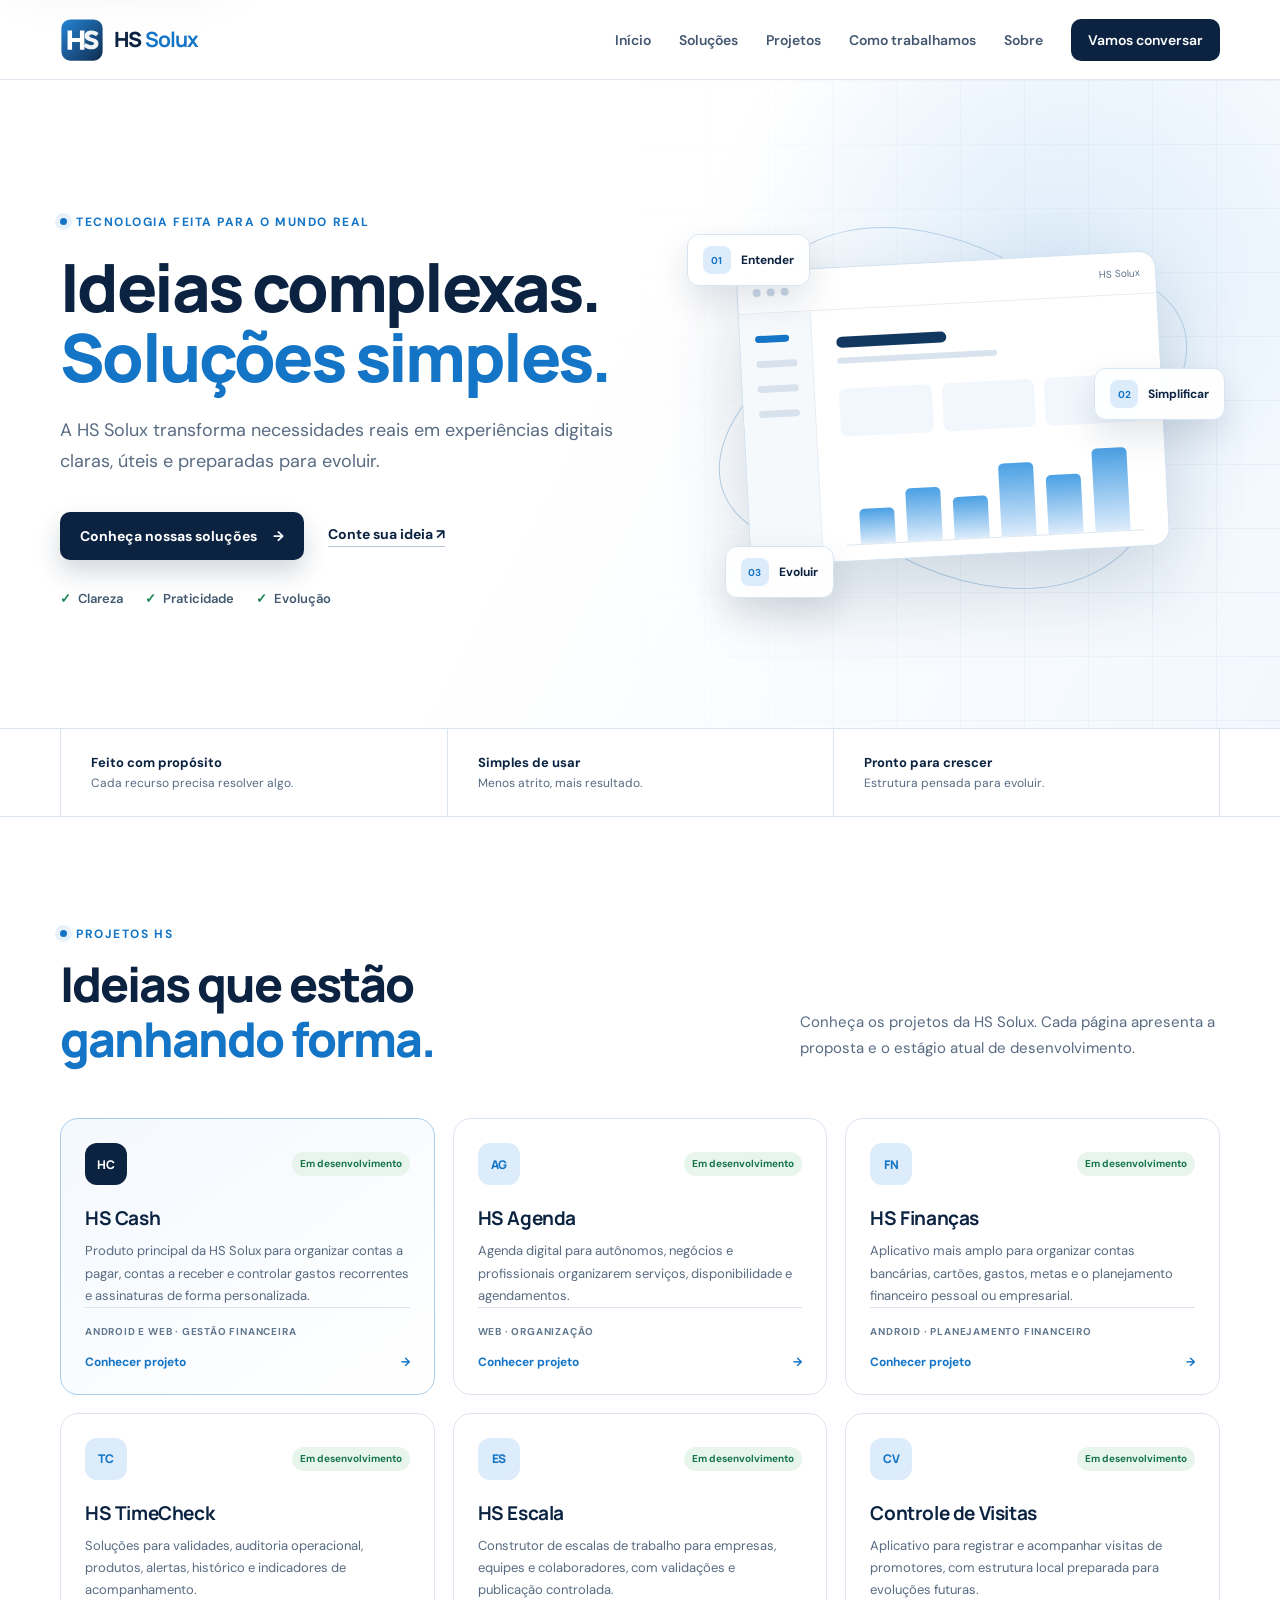
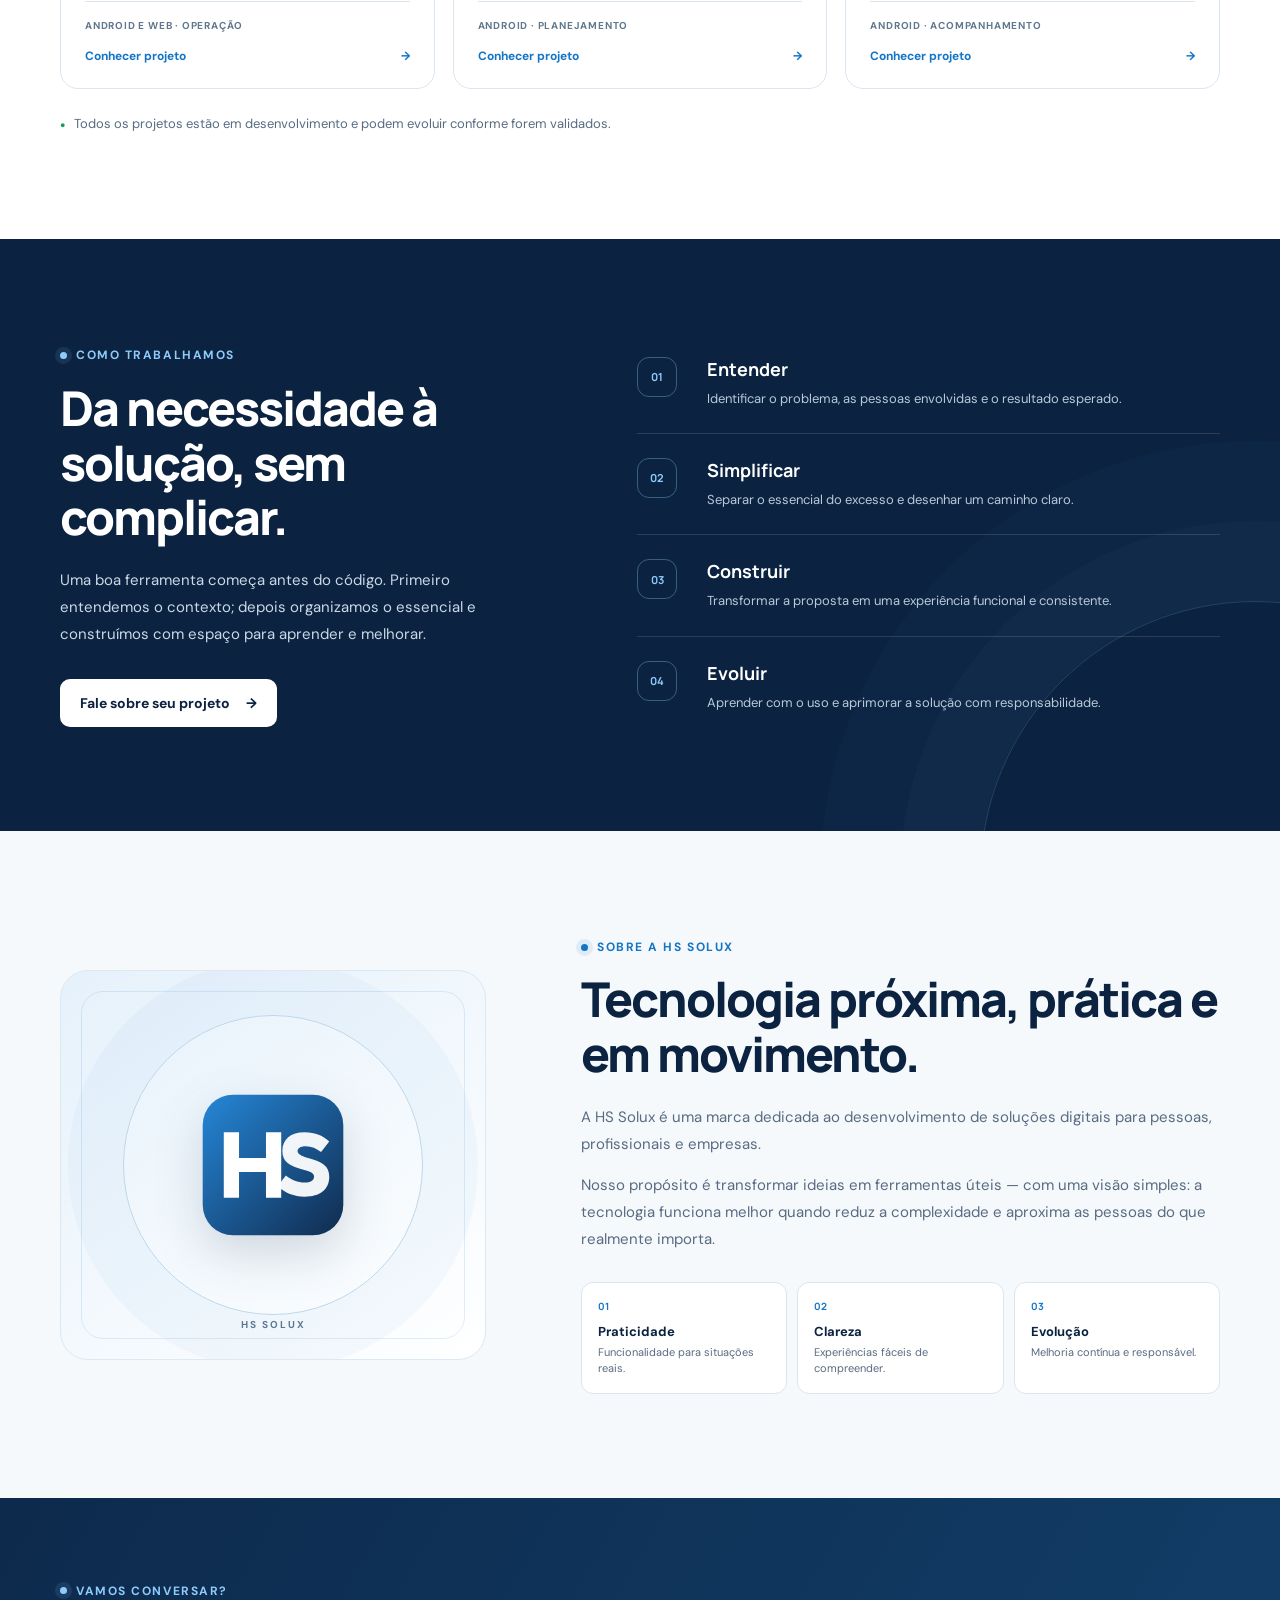
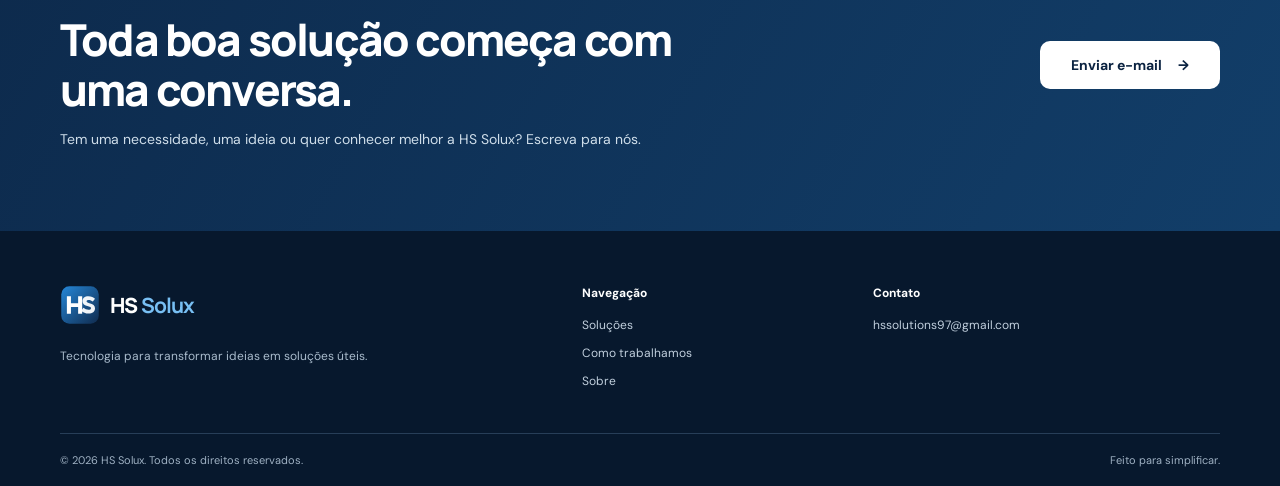
<file: index.html>
<!doctype html>
<html lang="pt-BR">
<head>
  <meta charset="utf-8">
  <meta name="viewport" content="width=device-width, initial-scale=1">
  <meta name="description" content="A HS Solux transforma necessidades reais em soluções digitais simples, organizadas e preparadas para evoluir.">
  <meta name="theme-color" content="#0b2341">
  <meta name="robots" content="index, follow, max-image-preview:large">
  <link rel="canonical" href="https://hssolux.com.br/">
  <meta property="og:locale" content="pt_BR">
  <meta property="og:type" content="website">
  <meta property="og:site_name" content="HS Solux">
  <meta property="og:title" content="HS Solux | Tecnologia que simplifica">
  <meta property="og:description" content="Soluções digitais pensadas para organizar processos, reduzir complexidade e apoiar novas ideias.">
  <meta property="og:url" content="https://hssolux.com.br/">
  <meta property="og:image" content="https://hssolux.com.br/assets/hs-social.png">
  <meta property="og:image:width" content="1200">
  <meta property="og:image:height" content="630">
  <meta property="og:image:alt" content="HS Solux — tecnologia que simplifica">
  <meta name="twitter:card" content="summary_large_image">
  <meta name="twitter:title" content="HS Solux | Tecnologia que simplifica">
  <meta name="twitter:description" content="Soluções digitais pensadas para necessidades reais.">
  <meta name="twitter:image" content="https://hssolux.com.br/assets/hs-social.png">
  <title>HS Solux | Tecnologia que simplifica</title>
  <link rel="icon" href="assets/hs-mark.svg" type="image/svg+xml">
  <link rel="preconnect" href="https://fonts.googleapis.com">
  <link rel="preconnect" href="https://fonts.gstatic.com" crossorigin>
  <link href="https://fonts.googleapis.com/css2?family=DM+Sans:wght@400;500;600;700&family=Manrope:wght@600;700;800&display=swap" rel="stylesheet">
  <link rel="stylesheet" href="styles.css">
  <script type="application/ld+json">
  {
    "@context": "https://schema.org",
    "@type": "Organization",
    "name": "HS Solux",
    "url": "https://hssolux.com.br/",
    "logo": "https://hssolux.com.br/assets/hs-mark.svg",
    "email": "hssolutions97@gmail.com",
    "description": "Marca de tecnologia dedicada ao desenvolvimento de soluções digitais para pessoas, profissionais e empresas."
  }
  </script>
</head>
<body>
  <a class="skip-link" href="#conteudo">Pular para o conteúdo</a>

  <header class="site-header">
    <div class="container nav-wrap">
      <a class="brand" href="#inicio" aria-label="HS Solux — página inicial">
        <img src="assets/hs-mark.svg" alt="" class="brand-mark" width="44" height="44">
        <span class="brand-name">HS <b>Solux</b></span>
      </a>

      <button class="menu-toggle" type="button" aria-label="Abrir menu" aria-controls="main-navigation" aria-expanded="false">
        <span aria-hidden="true"></span><span aria-hidden="true"></span><span aria-hidden="true"></span>
      </button>

      <nav class="nav" id="main-navigation" aria-label="Navegação principal">
        <a href="#inicio">Início</a>
        <a href="#solucoes">Soluções</a>
        <a href="#solucoes">Projetos</a>
        <a href="#metodo">Como trabalhamos</a>
        <a href="#sobre">Sobre</a>
        <a class="nav-cta" href="#contato">Vamos conversar</a>
      </nav>
    </div>
  </header>

  <main id="conteudo">
    <section class="hero" id="inicio" aria-labelledby="hero-title">
      <div class="container hero-grid">
        <div class="hero-copy">
          <p class="eyebrow"><span aria-hidden="true"></span> Tecnologia feita para o mundo real</p>
          <h1 id="hero-title">Ideias complexas.<br><em>Soluções simples.</em></h1>
          <p class="hero-lead">A HS Solux transforma necessidades reais em experiências digitais claras, úteis e preparadas para evoluir.</p>

          <div class="hero-actions">
            <a class="button button-primary" href="#solucoes">Conheça nossas soluções <span aria-hidden="true">→</span></a>
            <a class="text-link" href="#contato">Conte sua ideia <span aria-hidden="true">↗</span></a>
          </div>

          <ul class="hero-points" aria-label="Princípios da HS Solux">
            <li><span aria-hidden="true">✓</span> Clareza</li>
            <li><span aria-hidden="true">✓</span> Praticidade</li>
            <li><span aria-hidden="true">✓</span> Evolução</li>
          </ul>
        </div>

        <div class="hero-visual" role="img" aria-label="Representação visual de uma solução digital organizada">
          <div class="visual-orbit orbit-a" aria-hidden="true"></div>
          <div class="visual-orbit orbit-b" aria-hidden="true"></div>

          <div class="product-window" aria-hidden="true">
            <div class="window-bar"><i></i><i></i><i></i><small>HS Solux</small></div>
            <div class="window-body">
              <div class="window-nav"><b></b><i></i><i></i><i></i></div>
              <div class="window-main">
                <div class="skeleton-title"></div>
                <div class="skeleton-subtitle"></div>
                <div class="metric-row"><i></i><i></i><i></i></div>
                <div class="chart">
                  <span></span><span></span><span></span>
                  <span></span><span></span><span></span>
                </div>
              </div>
            </div>
          </div>

          <div class="floating-pill pill-one" aria-hidden="true"><b>01</b><span>Entender</span></div>
          <div class="floating-pill pill-two" aria-hidden="true"><b>02</b><span>Simplificar</span></div>
          <div class="floating-pill pill-three" aria-hidden="true"><b>03</b><span>Evoluir</span></div>
        </div>
      </div>
    </section>

    <section class="principles" aria-label="Compromissos da HS Solux">
      <div class="container principles-row">
        <p><strong>Feito com propósito</strong><span>Cada recurso precisa resolver algo.</span></p>
        <p><strong>Simples de usar</strong><span>Menos atrito, mais resultado.</span></p>
        <p><strong>Pronto para crescer</strong><span>Estrutura pensada para evoluir.</span></p>
      </div>
    </section>

    <section class="section solutions-section" id="solucoes" aria-labelledby="solutions-title">
      <div class="container">
        <div class="section-heading">
          <div>
            <p class="eyebrow"><span aria-hidden="true"></span> Projetos HS</p>
            <h2 id="solutions-title">Ideias que estão<br><em>ganhando forma.</em></h2>
          </div>
          <p>Conheça os projetos da HS Solux. Cada página apresenta a proposta e o estágio atual de desenvolvimento.</p>
        </div>
        <div class="project-grid">
          <article class="project-card project-primary">
            <div class="project-top"><span class="project-icon">HC</span><span class="project-status status-progress">Em desenvolvimento</span></div>
            <h3>HS Cash</h3>
            <p>Produto principal da HS Solux para organizar contas a pagar, contas a receber e controlar gastos recorrentes e assinaturas de forma personalizada.</p>
            <span class="project-type">Android e web · gestão financeira</span>
            <a class="project-link" href="aplicativos/hs-cash/">Conhecer projeto <span aria-hidden="true">→</span></a>
          </article>
          <article class="project-card">
            <div class="project-top"><span class="project-icon">AG</span><span class="project-status status-progress">Em desenvolvimento</span></div>
            <h3>HS Agenda</h3>
            <p>Agenda digital para autônomos, negócios e profissionais organizarem serviços, disponibilidade e agendamentos.</p>
            <span class="project-type">Web · organização</span>
            <a class="project-link" href="aplicativos/hs-agenda/">Conhecer projeto <span aria-hidden="true">→</span></a>
          </article>
          <article class="project-card">
            <div class="project-top"><span class="project-icon">FN</span><span class="project-status status-progress">Em desenvolvimento</span></div>
            <h3>HS Finanças</h3>
            <p>Aplicativo mais amplo para organizar contas bancárias, cartões, gastos, metas e o planejamento financeiro pessoal ou empresarial.</p>
            <span class="project-type">Android · planejamento financeiro</span>
            <a class="project-link" href="aplicativos/hs-financas/">Conhecer projeto <span aria-hidden="true">→</span></a>
          </article>
          <article class="project-card">
            <div class="project-top"><span class="project-icon">TC</span><span class="project-status status-progress">Em desenvolvimento</span></div>
            <h3>HS TimeCheck</h3>
            <p>Soluções para validades, auditoria operacional, produtos, alertas, histórico e indicadores de acompanhamento.</p>
            <span class="project-type">Android e web · operação</span>
            <a class="project-link" href="aplicativos/hs-timecheck/">Conhecer projeto <span aria-hidden="true">→</span></a>
          </article>
          <article class="project-card">
            <div class="project-top"><span class="project-icon">ES</span><span class="project-status status-progress">Em desenvolvimento</span></div>
            <h3>HS Escala</h3>
            <p>Construtor de escalas de trabalho para empresas, equipes e colaboradores, com validações e publicação controlada.</p>
            <span class="project-type">Android · planejamento</span>
            <a class="project-link" href="aplicativos/hs-escala/">Conhecer projeto <span aria-hidden="true">→</span></a>
          </article>
          <article class="project-card">
            <div class="project-top"><span class="project-icon">CV</span><span class="project-status status-progress">Em desenvolvimento</span></div>
            <h3>Controle de Visitas</h3>
            <p>Aplicativo para registrar e acompanhar visitas de promotores, com estrutura local preparada para evoluções futuras.</p>
            <span class="project-type">Android · acompanhamento</span>
            <a class="project-link" href="aplicativos/controle-visitas/">Conhecer projeto <span aria-hidden="true">→</span></a>
          </article>
        </div>
        <p class="transparency-note"><span aria-hidden="true">●</span> Todos os projetos estão em desenvolvimento e podem evoluir conforme forem validados.</p>
      </div>
    </section>

    <section class="section process-section" id="metodo" aria-labelledby="process-title">
      <div class="container process-grid">
        <div class="process-copy">
          <p class="eyebrow eyebrow-light"><span aria-hidden="true"></span> Como trabalhamos</p>
          <h2 id="process-title">Da necessidade à solução, sem complicar.</h2>
          <p>Uma boa ferramenta começa antes do código. Primeiro entendemos o contexto; depois organizamos o essencial e construímos com espaço para aprender e melhorar.</p>
          <a class="button button-light" href="#contato">Fale sobre seu projeto <span aria-hidden="true">→</span></a>
        </div>

        <ol class="process-list">
          <li><b>01</b><div><h3>Entender</h3><p>Identificar o problema, as pessoas envolvidas e o resultado esperado.</p></div></li>
          <li><b>02</b><div><h3>Simplificar</h3><p>Separar o essencial do excesso e desenhar um caminho claro.</p></div></li>
          <li><b>03</b><div><h3>Construir</h3><p>Transformar a proposta em uma experiência funcional e consistente.</p></div></li>
          <li><b>04</b><div><h3>Evoluir</h3><p>Aprender com o uso e aprimorar a solução com responsabilidade.</p></div></li>
        </ol>
      </div>
    </section>

    <section class="section about-section" id="sobre" aria-labelledby="about-title">
      <div class="container about-grid">
        <div class="about-visual" aria-hidden="true">
          <div class="about-ring"></div>
          <img src="assets/hs-mark.svg" alt="" width="160" height="160">
          <span>HS SOLUX</span>
        </div>

        <div class="about-copy">
          <p class="eyebrow"><span aria-hidden="true"></span> Sobre a HS Solux</p>
          <h2 id="about-title">Tecnologia próxima, prática e em movimento.</h2>
          <p>A HS Solux é uma marca dedicada ao desenvolvimento de soluções digitais para pessoas, profissionais e empresas.</p>
          <p>Nosso propósito é transformar ideias em ferramentas úteis — com uma visão simples: a tecnologia funciona melhor quando reduz a complexidade e aproxima as pessoas do que realmente importa.</p>

          <div class="values" aria-label="Valores da HS Solux">
            <div><b>01</b><span><strong>Praticidade</strong><small>Funcionalidade para situações reais.</small></span></div>
            <div><b>02</b><span><strong>Clareza</strong><small>Experiências fáceis de compreender.</small></span></div>
            <div><b>03</b><span><strong>Evolução</strong><small>Melhoria contínua e responsável.</small></span></div>
          </div>
        </div>
      </div>
    </section>

    <section class="contact-section" id="contato" aria-labelledby="contact-title">
      <div class="container contact-box">
        <div>
          <p class="eyebrow eyebrow-light"><span aria-hidden="true"></span> Vamos conversar?</p>
          <h2 id="contact-title">Toda boa solução começa com uma conversa.</h2>
          <p>Tem uma necessidade, uma ideia ou quer conhecer melhor a HS Solux? Escreva para nós.</p>
        </div>
        <a class="button button-white" href="mailto:hssolutions97@gmail.com?subject=Contato%20pelo%20site%20HS%20Solux">Enviar e-mail <span aria-hidden="true">→</span></a>
      </div>
    </section>
  </main>

  <footer class="site-footer">
    <div class="container footer-main">
      <div class="footer-brand">
        <a class="brand brand-footer" href="#inicio" aria-label="HS Solux — voltar ao início">
          <img src="assets/hs-mark.svg" alt="" width="40" height="40">
          <span class="brand-name">HS <b>Solux</b></span>
        </a>
        <p>Tecnologia para transformar ideias em soluções úteis.</p>
      </div>

      <div class="footer-col">
        <strong>Navegação</strong>
        <a href="#solucoes">Soluções</a>
        <a href="#metodo">Como trabalhamos</a>
        <a href="#sobre">Sobre</a>
      </div>

      <div class="footer-col">
        <strong>Contato</strong>
        <a href="mailto:hssolutions97@gmail.com">hssolutions97@gmail.com</a>
      </div>
    </div>

    <div class="container footer-bottom">
      <span>© <span id="year">2026</span> HS Solux. Todos os direitos reservados.</span>
      <span>Feito para simplificar.</span>
    </div>
  </footer>

  <script src="script.js" defer></script>
</body>
</html>
</file>
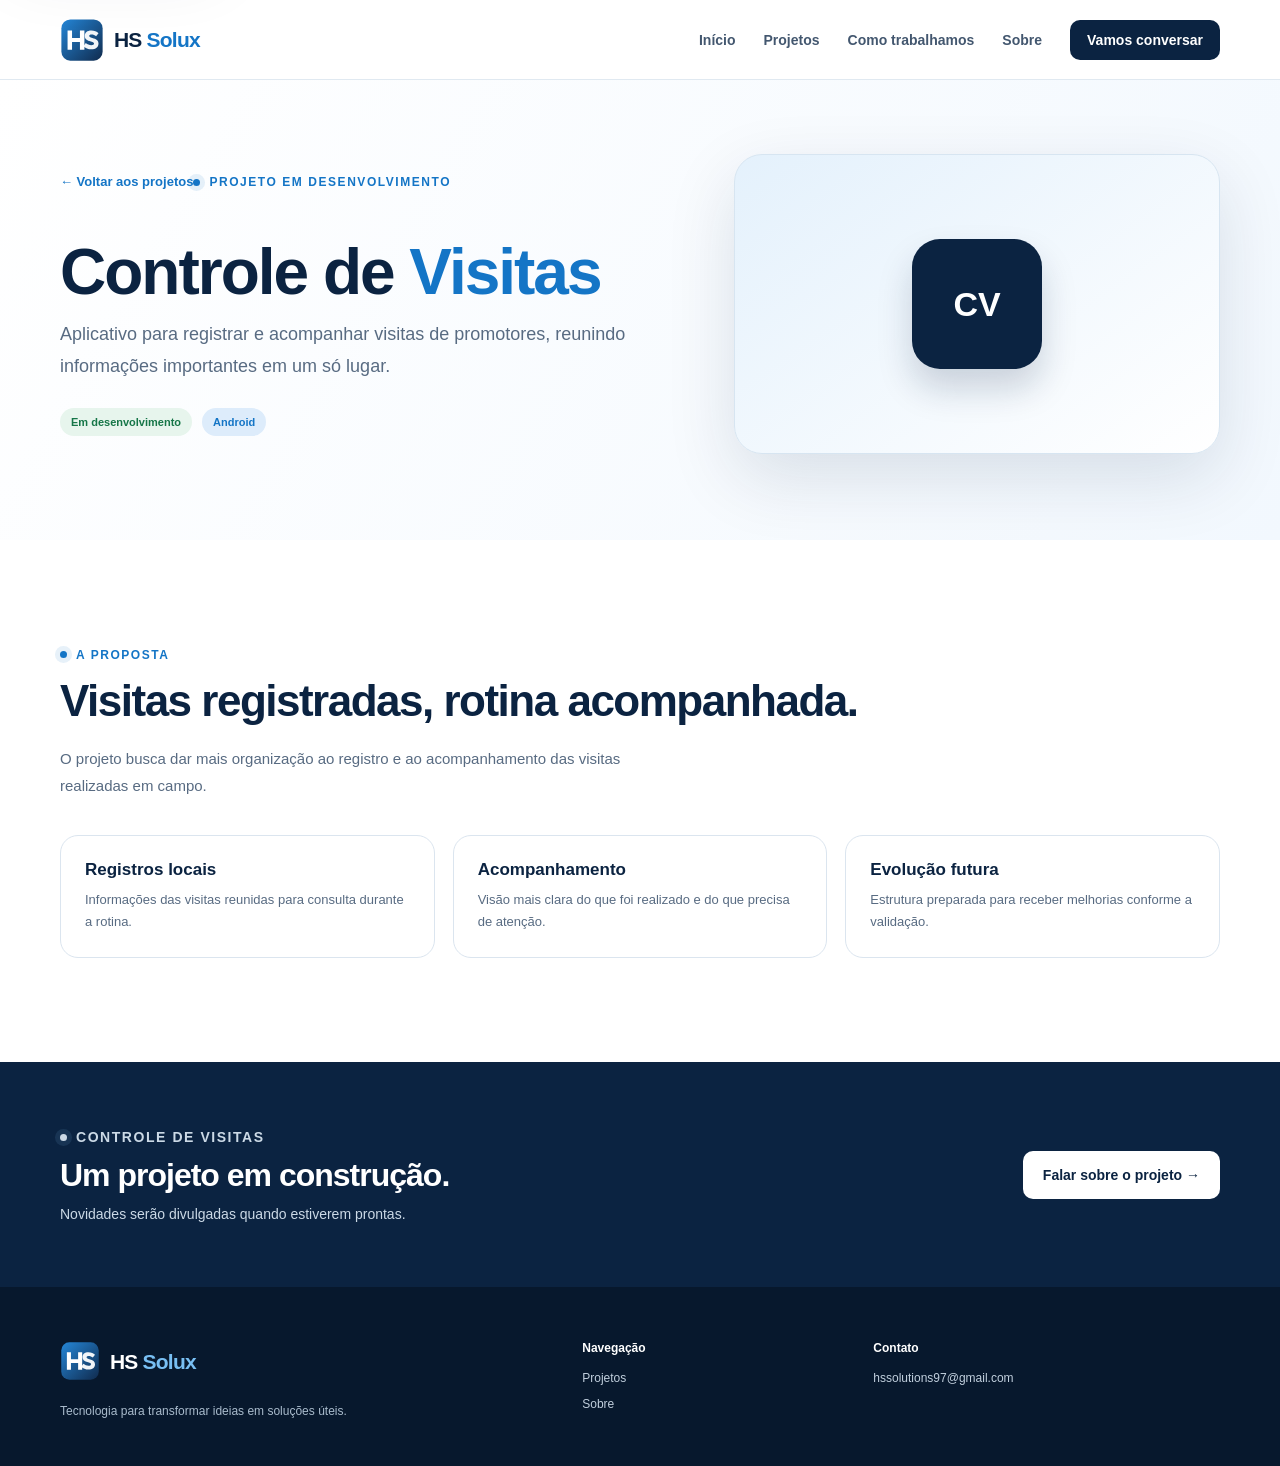
<file: aplicativos/controle-visitas/index.html>
<!doctype html><html lang="pt-BR"><head><meta charset="utf-8"><meta name="viewport" content="width=device-width, initial-scale=1"><title>Controle de Visitas | HS Solux</title><meta name="description" content="Controle de Visitas: projeto da HS Solux para registrar e acompanhar visitas de promotores."><link rel="canonical" href="https://hssolux.com.br/aplicativos/controle-visitas/"><link rel="icon" href="../../assets/hs-mark.svg"><link rel="stylesheet" href="../../styles.css"><link rel="stylesheet" href="../app-page.css"></head><body><a class="skip-link" href="#conteudo">Pular para o conteúdo</a><header class="site-header"><div class="container nav-wrap"><a class="brand" href="../../#inicio"><img src="../../assets/hs-mark.svg" alt="" class="brand-mark" width="44" height="44"><span class="brand-name">HS <b>Solux</b></span></a><button class="menu-toggle" type="button" aria-label="Abrir menu" aria-controls="main-navigation" aria-expanded="false"><span></span><span></span><span></span></button><nav class="nav" id="main-navigation"><a href="../../#inicio">Início</a><a href="../../#solucoes">Projetos</a><a href="../../#metodo">Como trabalhamos</a><a href="../../#sobre">Sobre</a><a class="nav-cta" href="../../#contato">Vamos conversar</a></nav></div></header><main id="conteudo"><section class="app-hero"><div class="container app-hero-grid"><div><a class="app-back" href="../../#solucoes">← Voltar aos projetos</a><p class="eyebrow"><span></span> Projeto em desenvolvimento</p><h1>Controle de <em>Visitas</em></h1><p class="app-lead">Aplicativo para registrar e acompanhar visitas de promotores, reunindo informações importantes em um só lugar.</p><div class="app-meta"><span class="app-badge">Em desenvolvimento</span><span class="app-platform">Android</span></div></div><div class="app-visual" aria-hidden="true"><div class="app-visual-mark">CV</div></div></div></section><section class="section app-section"><div class="container"><p class="eyebrow"><span></span> A proposta</p><h2>Visitas registradas, rotina acompanhada.</h2><p class="app-section-lead">O projeto busca dar mais organização ao registro e ao acompanhamento das visitas realizadas em campo.</p><div class="app-feature-grid"><article class="app-feature"><strong>Registros locais</strong><p>Informações das visitas reunidas para consulta durante a rotina.</p></article><article class="app-feature"><strong>Acompanhamento</strong><p>Visão mais clara do que foi realizado e do que precisa de atenção.</p></article><article class="app-feature"><strong>Evolução futura</strong><p>Estrutura preparada para receber melhorias conforme a validação.</p></article></div></div></section><section class="app-cta"><div class="container app-cta-inner"><div><p class="eyebrow eyebrow-light"><span></span> Controle de Visitas</p><h2>Um projeto em construção.</h2><p>Novidades serão divulgadas quando estiverem prontas.</p></div><a class="button button-white" href="../../#contato">Falar sobre o projeto →</a></div></section></main><footer class="site-footer"><div class="container footer-main"><div class="footer-brand"><a class="brand brand-footer" href="../../#inicio"><img src="../../assets/hs-mark.svg" alt="" width="40" height="40"><span class="brand-name">HS <b>Solux</b></span></a><p>Tecnologia para transformar ideias em soluções úteis.</p></div><div class="footer-col"><strong>Navegação</strong><a href="../../#solucoes">Projetos</a><a href="../../#sobre">Sobre</a></div><div class="footer-col"><strong>Contato</strong><a href="mailto:hssolutions97@gmail.com">hssolutions97@gmail.com</a></div></div></footer><script src="../../script.js" defer></script></body></html>
</file>
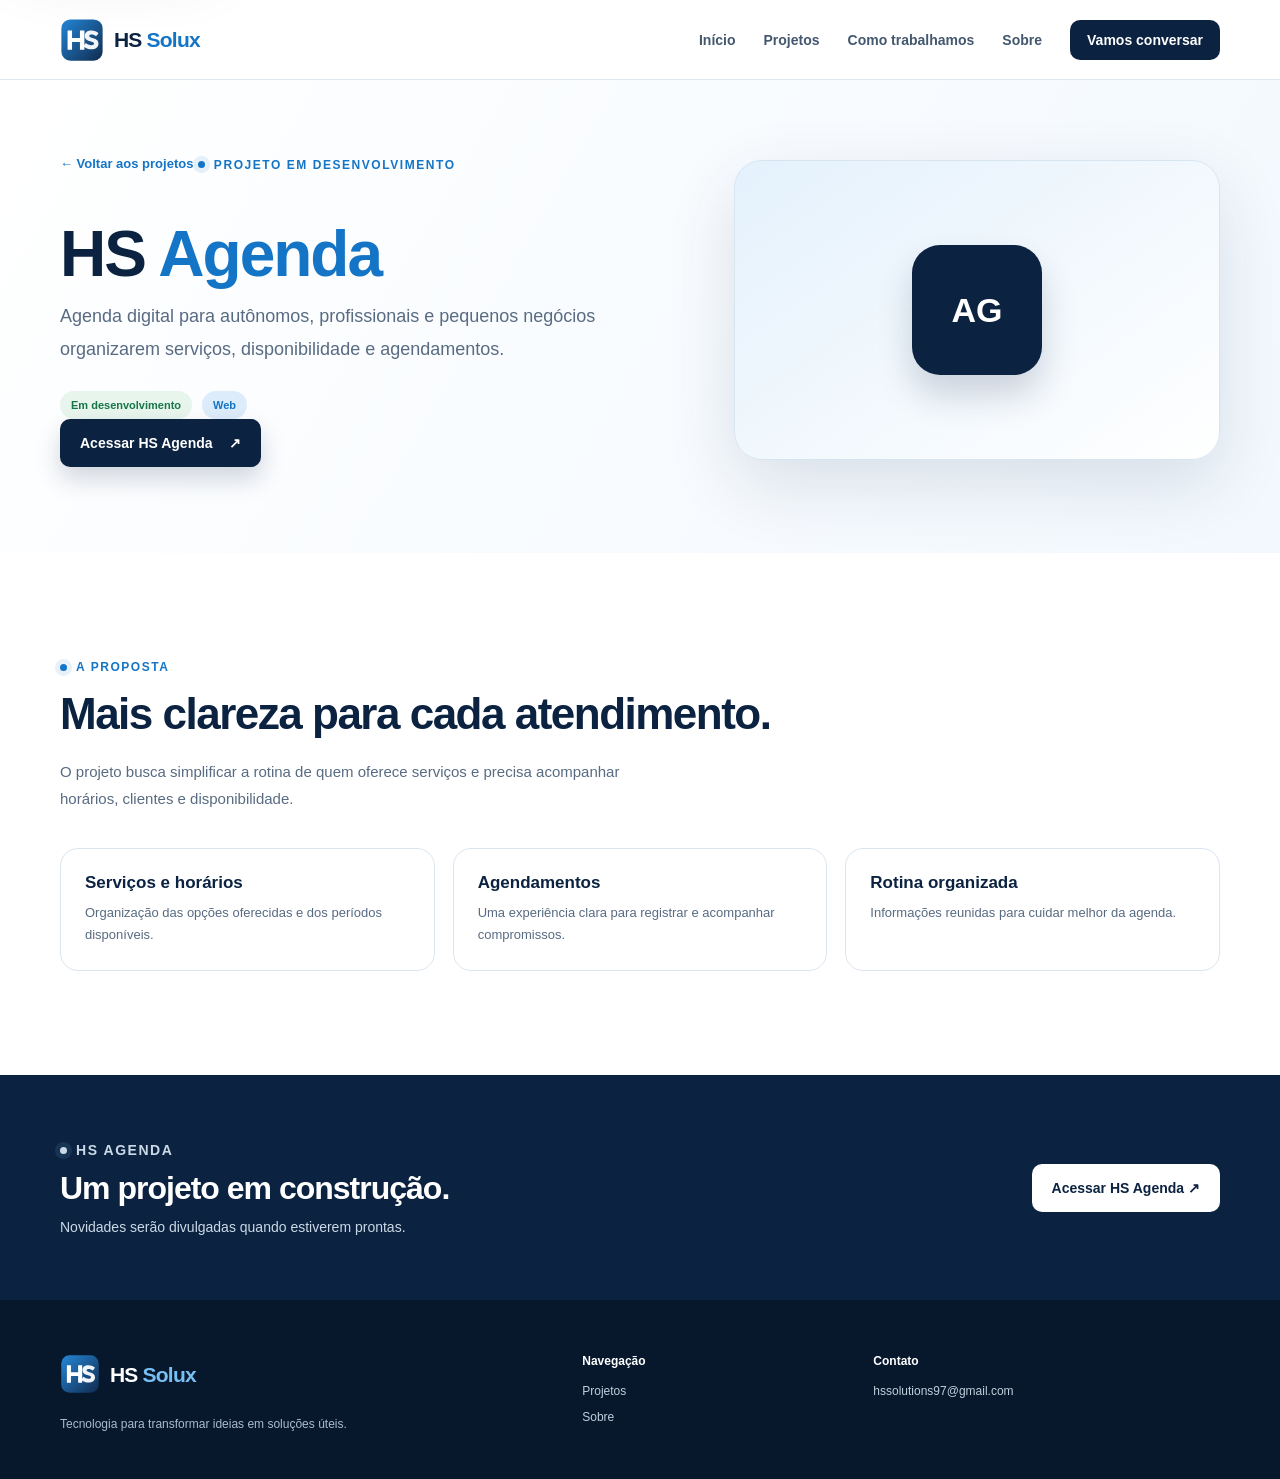
<file: aplicativos/hs-agenda/index.html>
<!doctype html>
<html lang="pt-BR">
<head>
  <meta charset="utf-8">
  <meta name="viewport" content="width=device-width, initial-scale=1">
  <title>HS Agenda | HS Solux</title>
  <meta name="description" content="HS Agenda: projeto da HS Solux para organizar serviços, horários e agendamentos.">
  <link rel="canonical" href="https://hssolux.com.br/aplicativos/hs-agenda/">
  <link rel="icon" href="../../assets/hs-mark.svg">
  <link rel="stylesheet" href="../../styles.css">
  <link rel="stylesheet" href="../app-page.css">
</head>
<body>
  <a class="skip-link" href="#conteudo">Pular para o conteúdo</a>
  <header class="site-header"><div class="container nav-wrap">
    <a class="brand" href="../../#inicio"><img src="../../assets/hs-mark.svg" alt="" class="brand-mark" width="44" height="44"><span class="brand-name">HS <b>Solux</b></span></a>
    <button class="menu-toggle" type="button" aria-label="Abrir menu" aria-controls="main-navigation" aria-expanded="false"><span></span><span></span><span></span></button>
    <nav class="nav" id="main-navigation"><a href="../../#inicio">Início</a><a href="../../#solucoes">Projetos</a><a href="../../#metodo">Como trabalhamos</a><a href="../../#sobre">Sobre</a><a class="nav-cta" href="../../#contato">Vamos conversar</a></nav>
  </div></header>
  <main id="conteudo">
    <section class="app-hero"><div class="container app-hero-grid"><div>
      <a class="app-back" href="../../#solucoes">← Voltar aos projetos</a>
      <p class="eyebrow"><span></span> Projeto em desenvolvimento</p>
      <h1>HS <em>Agenda</em></h1>
      <p class="app-lead">Agenda digital para autônomos, profissionais e pequenos negócios organizarem serviços, disponibilidade e agendamentos.</p>
      <div class="app-meta"><span class="app-badge">Em desenvolvimento</span><span class="app-platform">Web</span></div>
      <a class="button button-primary" href="https://hsagenda.hssolux.com.br" target="_blank" rel="noopener noreferrer">Acessar HS Agenda <span aria-hidden="true">↗</span></a>
    </div><div class="app-visual" aria-hidden="true"><div class="app-visual-mark">AG</div></div></div></section>
    <section class="section app-section"><div class="container"><p class="eyebrow"><span></span> A proposta</p><h2>Mais clareza para cada atendimento.</h2><p class="app-section-lead">O projeto busca simplificar a rotina de quem oferece serviços e precisa acompanhar horários, clientes e disponibilidade.</p><div class="app-feature-grid"><article class="app-feature"><strong>Serviços e horários</strong><p>Organização das opções oferecidas e dos períodos disponíveis.</p></article><article class="app-feature"><strong>Agendamentos</strong><p>Uma experiência clara para registrar e acompanhar compromissos.</p></article><article class="app-feature"><strong>Rotina organizada</strong><p>Informações reunidas para cuidar melhor da agenda.</p></article></div></div></section>
    <section class="app-cta"><div class="container app-cta-inner"><div><p class="eyebrow eyebrow-light"><span></span> HS Agenda</p><h2>Um projeto em construção.</h2><p>Novidades serão divulgadas quando estiverem prontas.</p></div><a class="button button-white" href="https://hsagenda.hssolux.com.br" target="_blank" rel="noopener noreferrer">Acessar HS Agenda ↗</a></div></section>
  </main>
  <footer class="site-footer"><div class="container footer-main"><div class="footer-brand"><a class="brand brand-footer" href="../../#inicio"><img src="../../assets/hs-mark.svg" alt="" width="40" height="40"><span class="brand-name">HS <b>Solux</b></span></a><p>Tecnologia para transformar ideias em soluções úteis.</p></div><div class="footer-col"><strong>Navegação</strong><a href="../../#solucoes">Projetos</a><a href="../../#sobre">Sobre</a></div><div class="footer-col"><strong>Contato</strong><a href="mailto:hssolutions97@gmail.com">hssolutions97@gmail.com</a></div></div></footer>
  <script src="../../script.js" defer></script>
</body>
</html>
</file>
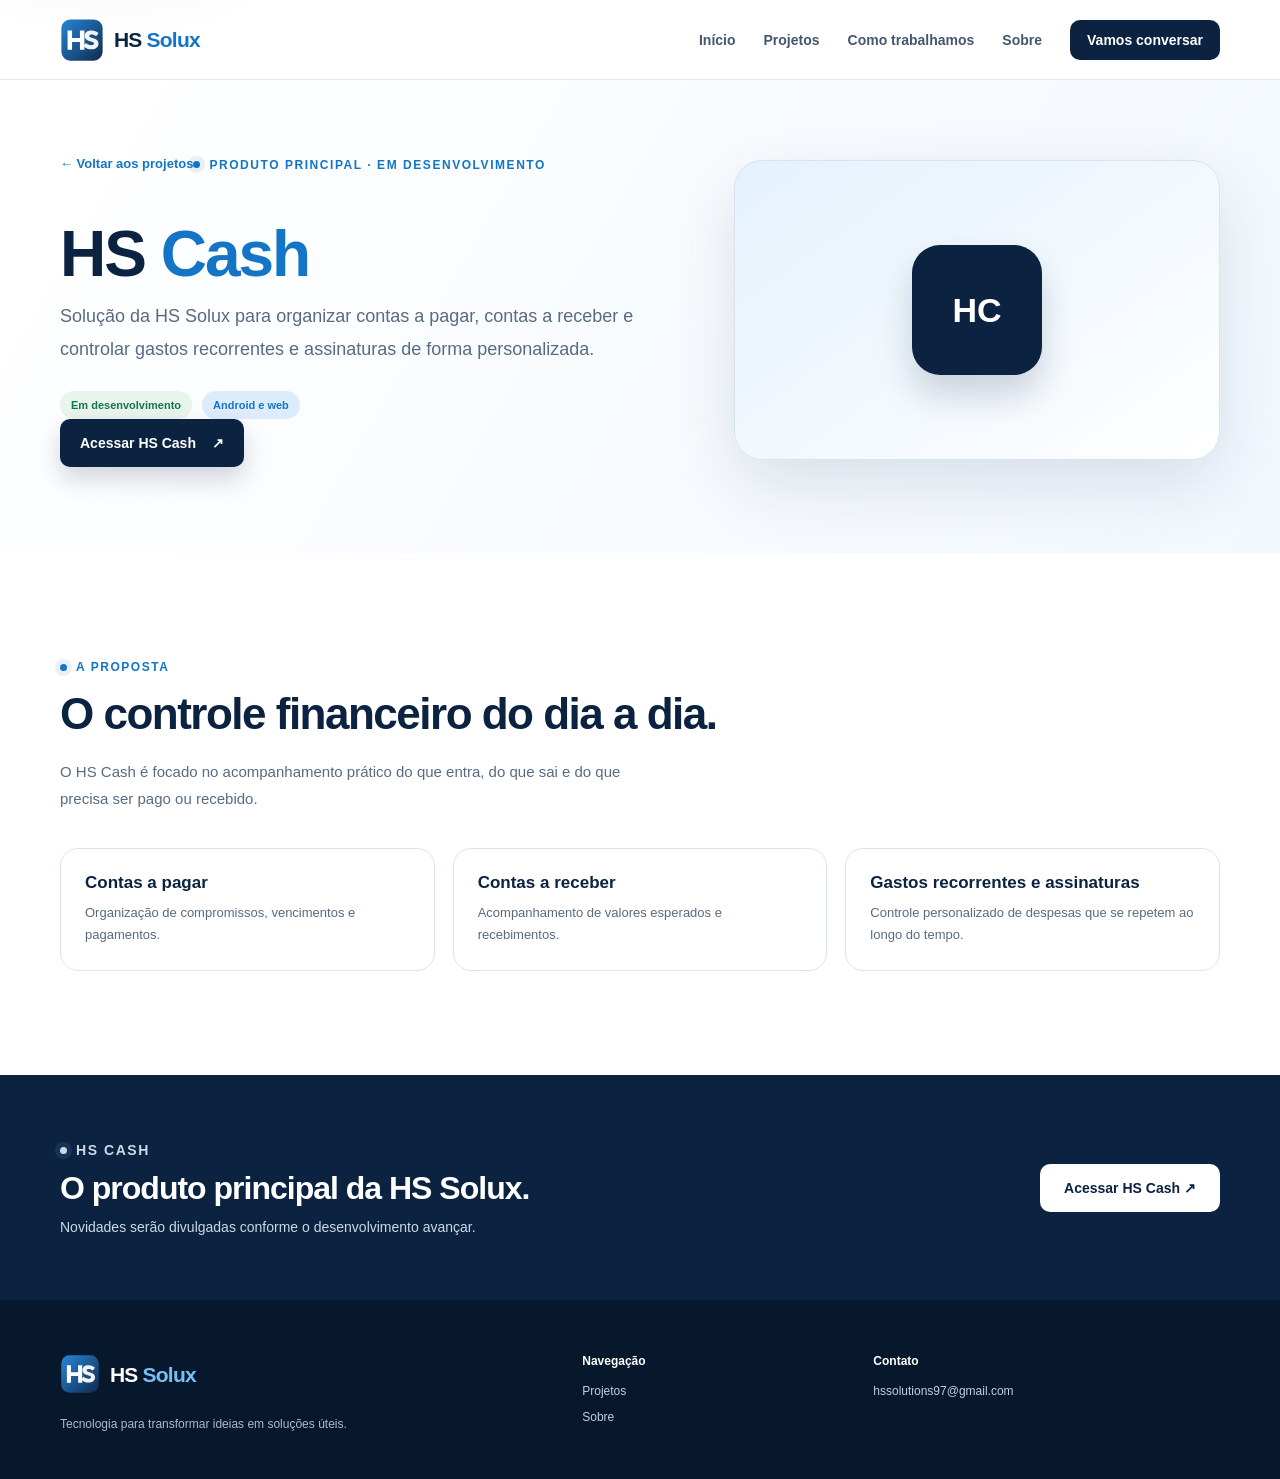
<file: aplicativos/hs-cash/index.html>
<!doctype html>
<html lang="pt-BR">
<head><meta charset="utf-8"><meta name="viewport" content="width=device-width, initial-scale=1"><title>HS Cash | HS Solux</title><meta name="description" content="HS Cash: produto principal da HS Solux para contas, gastos recorrentes e assinaturas personalizadas."><link rel="canonical" href="https://hssolux.com.br/aplicativos/hs-cash/"><link rel="icon" href="../../assets/hs-mark.svg"><link rel="stylesheet" href="../../styles.css"><link rel="stylesheet" href="../app-page.css"></head>
<body><a class="skip-link" href="#conteudo">Pular para o conteúdo</a><header class="site-header"><div class="container nav-wrap"><a class="brand" href="../../#inicio"><img src="../../assets/hs-mark.svg" alt="" class="brand-mark" width="44" height="44"><span class="brand-name">HS <b>Solux</b></span></a><button class="menu-toggle" type="button" aria-label="Abrir menu" aria-controls="main-navigation" aria-expanded="false"><span></span><span></span><span></span></button><nav class="nav" id="main-navigation"><a href="../../#inicio">Início</a><a href="../../#solucoes">Projetos</a><a href="../../#metodo">Como trabalhamos</a><a href="../../#sobre">Sobre</a><a class="nav-cta" href="../../#contato">Vamos conversar</a></nav></div></header>
<main id="conteudo"><section class="app-hero"><div class="container app-hero-grid"><div><a class="app-back" href="../../#solucoes">← Voltar aos projetos</a><p class="eyebrow"><span></span> Produto principal · em desenvolvimento</p><h1>HS <em>Cash</em></h1><p class="app-lead">Solução da HS Solux para organizar contas a pagar, contas a receber e controlar gastos recorrentes e assinaturas de forma personalizada.</p><div class="app-meta"><span class="app-badge">Em desenvolvimento</span><span class="app-platform">Android e web</span></div><a class="button button-primary" href="https://hscash.hssolux.com.br" target="_blank" rel="noopener noreferrer">Acessar HS Cash <span aria-hidden="true">↗</span></a></div><div class="app-visual" aria-hidden="true"><div class="app-visual-mark">HC</div></div></div></section>
<section class="section app-section"><div class="container"><p class="eyebrow"><span></span> A proposta</p><h2>O controle financeiro do dia a dia.</h2><p class="app-section-lead">O HS Cash é focado no acompanhamento prático do que entra, do que sai e do que precisa ser pago ou recebido.</p><div class="app-feature-grid"><article class="app-feature"><strong>Contas a pagar</strong><p>Organização de compromissos, vencimentos e pagamentos.</p></article><article class="app-feature"><strong>Contas a receber</strong><p>Acompanhamento de valores esperados e recebimentos.</p></article><article class="app-feature"><strong>Gastos recorrentes e assinaturas</strong><p>Controle personalizado de despesas que se repetem ao longo do tempo.</p></article></div></div></section><section class="app-cta"><div class="container app-cta-inner"><div><p class="eyebrow eyebrow-light"><span></span> HS Cash</p><h2>O produto principal da HS Solux.</h2><p>Novidades serão divulgadas conforme o desenvolvimento avançar.</p></div><a class="button button-white" href="https://hscash.hssolux.com.br" target="_blank" rel="noopener noreferrer">Acessar HS Cash ↗</a></div></section></main>
<footer class="site-footer"><div class="container footer-main"><div class="footer-brand"><a class="brand brand-footer" href="../../#inicio"><img src="../../assets/hs-mark.svg" alt="" width="40" height="40"><span class="brand-name">HS <b>Solux</b></span></a><p>Tecnologia para transformar ideias em soluções úteis.</p></div><div class="footer-col"><strong>Navegação</strong><a href="../../#solucoes">Projetos</a><a href="../../#sobre">Sobre</a></div><div class="footer-col"><strong>Contato</strong><a href="mailto:hssolutions97@gmail.com">hssolutions97@gmail.com</a></div></div></footer><script src="../../script.js" defer></script></body></html>
</file>
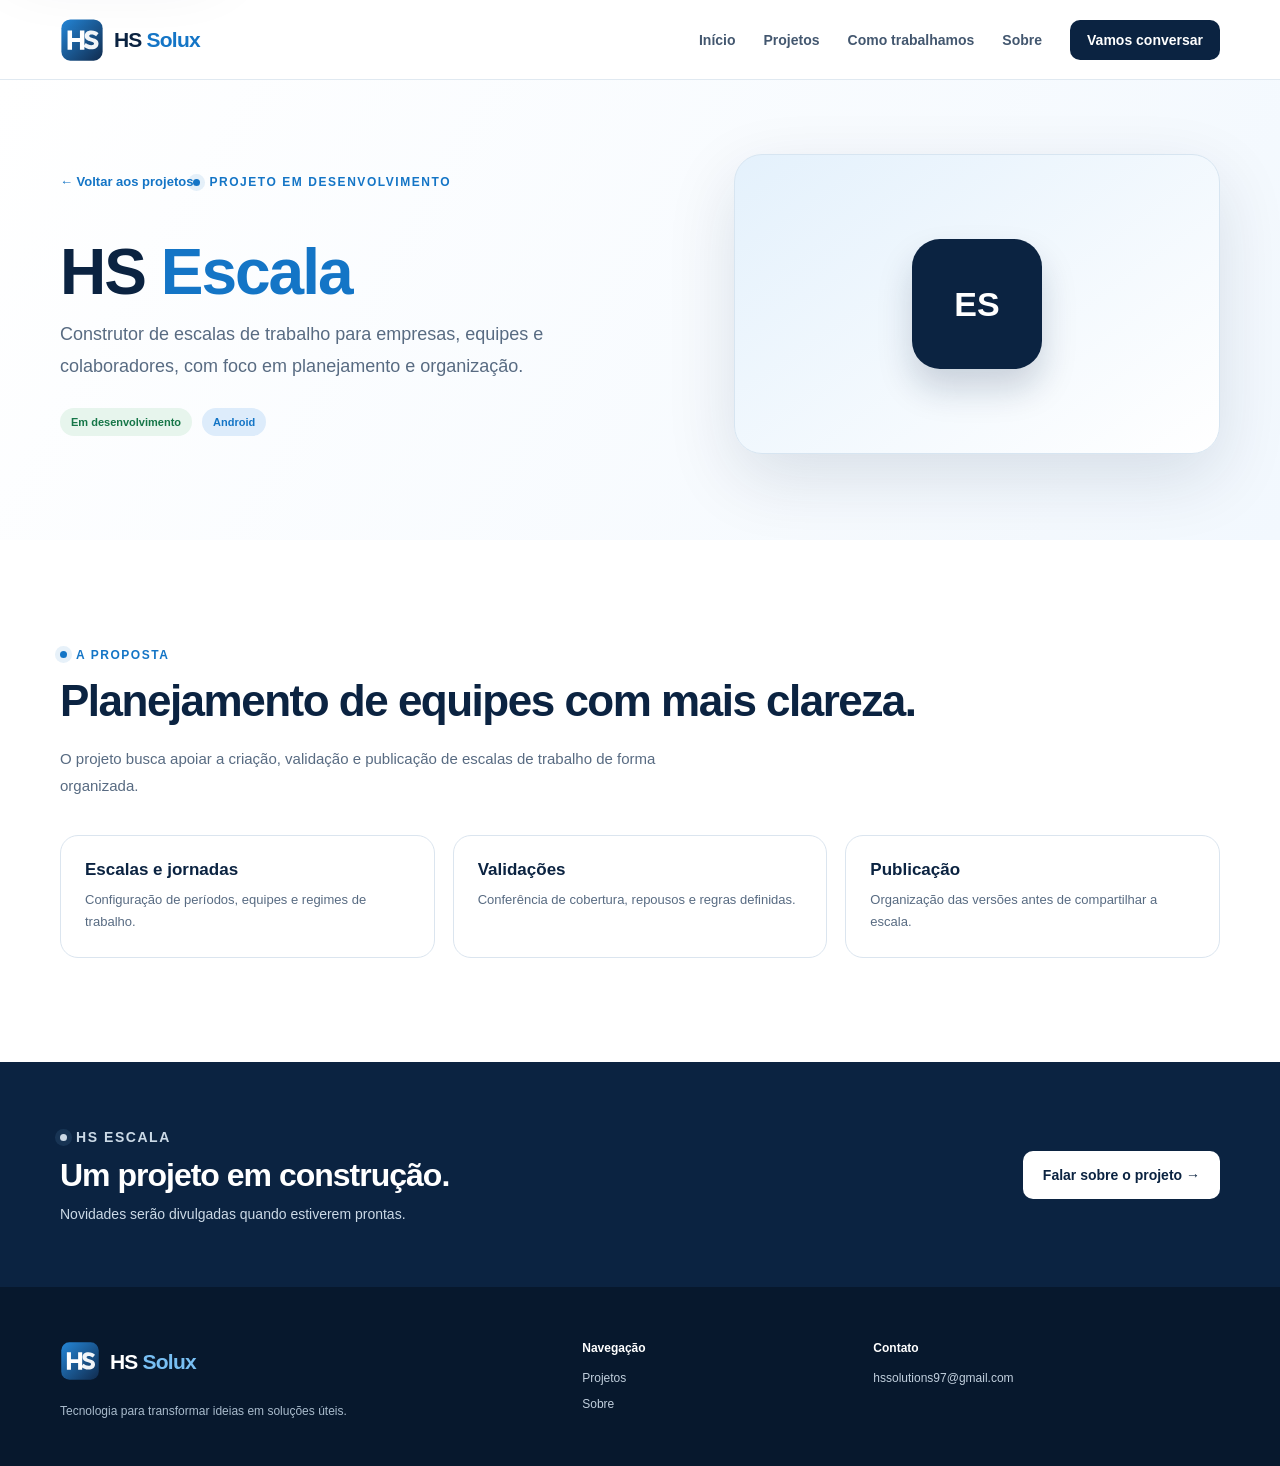
<file: aplicativos/hs-escala/index.html>
<!doctype html><html lang="pt-BR"><head><meta charset="utf-8"><meta name="viewport" content="width=device-width, initial-scale=1"><title>HS Escala | HS Solux</title><meta name="description" content="HS Escala: projeto da HS Solux para planejar escalas de trabalho e equipes."><link rel="canonical" href="https://hssolux.com.br/aplicativos/hs-escala/"><link rel="icon" href="../../assets/hs-mark.svg"><link rel="stylesheet" href="../../styles.css"><link rel="stylesheet" href="../app-page.css"></head><body><a class="skip-link" href="#conteudo">Pular para o conteúdo</a><header class="site-header"><div class="container nav-wrap"><a class="brand" href="../../#inicio"><img src="../../assets/hs-mark.svg" alt="" class="brand-mark" width="44" height="44"><span class="brand-name">HS <b>Solux</b></span></a><button class="menu-toggle" type="button" aria-label="Abrir menu" aria-controls="main-navigation" aria-expanded="false"><span></span><span></span><span></span></button><nav class="nav" id="main-navigation"><a href="../../#inicio">Início</a><a href="../../#solucoes">Projetos</a><a href="../../#metodo">Como trabalhamos</a><a href="../../#sobre">Sobre</a><a class="nav-cta" href="../../#contato">Vamos conversar</a></nav></div></header><main id="conteudo"><section class="app-hero"><div class="container app-hero-grid"><div><a class="app-back" href="../../#solucoes">← Voltar aos projetos</a><p class="eyebrow"><span></span> Projeto em desenvolvimento</p><h1>HS <em>Escala</em></h1><p class="app-lead">Construtor de escalas de trabalho para empresas, equipes e colaboradores, com foco em planejamento e organização.</p><div class="app-meta"><span class="app-badge">Em desenvolvimento</span><span class="app-platform">Android</span></div></div><div class="app-visual" aria-hidden="true"><div class="app-visual-mark">ES</div></div></div></section><section class="section app-section"><div class="container"><p class="eyebrow"><span></span> A proposta</p><h2>Planejamento de equipes com mais clareza.</h2><p class="app-section-lead">O projeto busca apoiar a criação, validação e publicação de escalas de trabalho de forma organizada.</p><div class="app-feature-grid"><article class="app-feature"><strong>Escalas e jornadas</strong><p>Configuração de períodos, equipes e regimes de trabalho.</p></article><article class="app-feature"><strong>Validações</strong><p>Conferência de cobertura, repousos e regras definidas.</p></article><article class="app-feature"><strong>Publicação</strong><p>Organização das versões antes de compartilhar a escala.</p></article></div></div></section><section class="app-cta"><div class="container app-cta-inner"><div><p class="eyebrow eyebrow-light"><span></span> HS Escala</p><h2>Um projeto em construção.</h2><p>Novidades serão divulgadas quando estiverem prontas.</p></div><a class="button button-white" href="../../#contato">Falar sobre o projeto →</a></div></section></main><footer class="site-footer"><div class="container footer-main"><div class="footer-brand"><a class="brand brand-footer" href="../../#inicio"><img src="../../assets/hs-mark.svg" alt="" width="40" height="40"><span class="brand-name">HS <b>Solux</b></span></a><p>Tecnologia para transformar ideias em soluções úteis.</p></div><div class="footer-col"><strong>Navegação</strong><a href="../../#solucoes">Projetos</a><a href="../../#sobre">Sobre</a></div><div class="footer-col"><strong>Contato</strong><a href="mailto:hssolutions97@gmail.com">hssolutions97@gmail.com</a></div></div></footer><script src="../../script.js" defer></script></body></html>
</file>
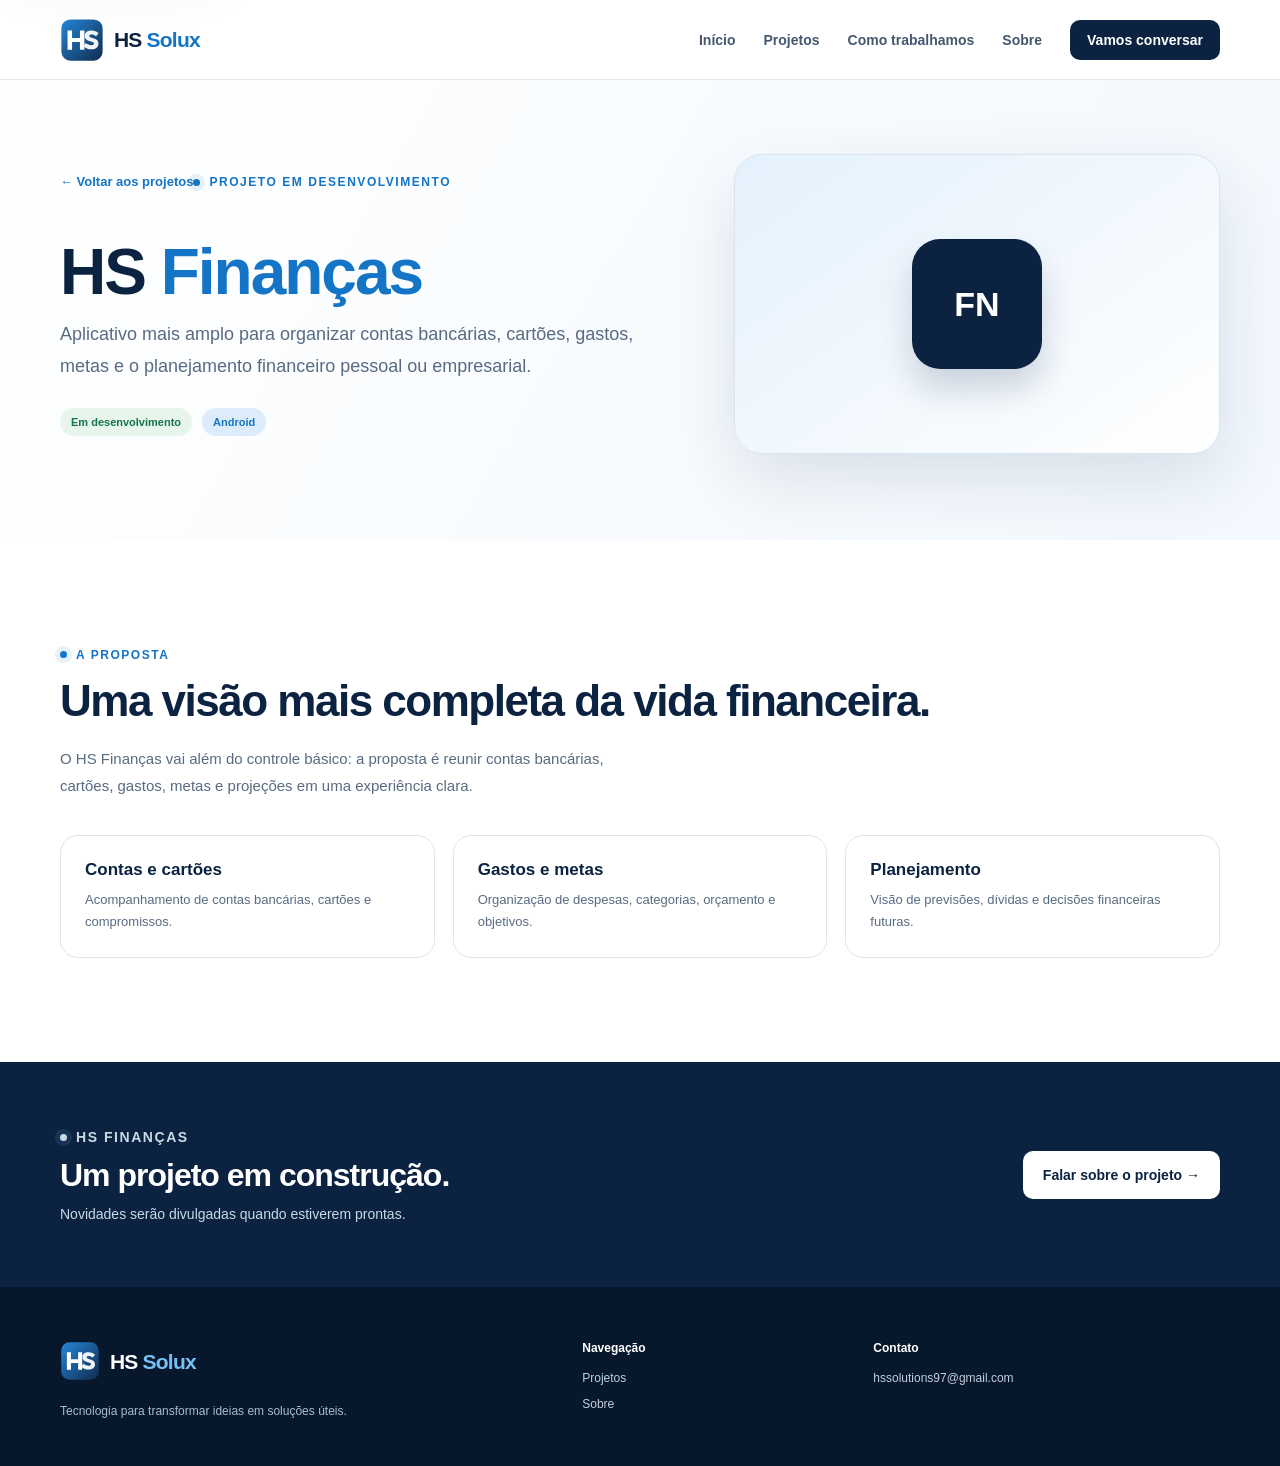
<file: aplicativos/hs-financas/index.html>
<!doctype html>
<html lang="pt-BR">
<head><meta charset="utf-8"><meta name="viewport" content="width=device-width, initial-scale=1"><title>HS Finanças | HS Solux</title><meta name="description" content="HS Finanças: projeto da HS Solux para organizar contas bancárias, cartões, gastos e planejamento financeiro."><link rel="canonical" href="https://hssolux.com.br/aplicativos/hs-financas/"><link rel="icon" href="../../assets/hs-mark.svg"><link rel="stylesheet" href="../../styles.css"><link rel="stylesheet" href="../app-page.css"></head>
<body><a class="skip-link" href="#conteudo">Pular para o conteúdo</a><header class="site-header"><div class="container nav-wrap"><a class="brand" href="../../#inicio"><img src="../../assets/hs-mark.svg" alt="" class="brand-mark" width="44" height="44"><span class="brand-name">HS <b>Solux</b></span></a><button class="menu-toggle" type="button" aria-label="Abrir menu" aria-controls="main-navigation" aria-expanded="false"><span></span><span></span><span></span></button><nav class="nav" id="main-navigation"><a href="../../#inicio">Início</a><a href="../../#solucoes">Projetos</a><a href="../../#metodo">Como trabalhamos</a><a href="../../#sobre">Sobre</a><a class="nav-cta" href="../../#contato">Vamos conversar</a></nav></div></header>
<main id="conteudo"><section class="app-hero"><div class="container app-hero-grid"><div><a class="app-back" href="../../#solucoes">← Voltar aos projetos</a><p class="eyebrow"><span></span> Projeto em desenvolvimento</p><h1>HS <em>Finanças</em></h1><p class="app-lead">Aplicativo mais amplo para organizar contas bancárias, cartões, gastos, metas e o planejamento financeiro pessoal ou empresarial.</p><div class="app-meta"><span class="app-badge">Em desenvolvimento</span><span class="app-platform">Android</span></div></div><div class="app-visual" aria-hidden="true"><div class="app-visual-mark">FN</div></div></div></section>
<section class="section app-section"><div class="container"><p class="eyebrow"><span></span> A proposta</p><h2>Uma visão mais completa da vida financeira.</h2><p class="app-section-lead">O HS Finanças vai além do controle básico: a proposta é reunir contas bancárias, cartões, gastos, metas e projeções em uma experiência clara.</p><div class="app-feature-grid"><article class="app-feature"><strong>Contas e cartões</strong><p>Acompanhamento de contas bancárias, cartões e compromissos.</p></article><article class="app-feature"><strong>Gastos e metas</strong><p>Organização de despesas, categorias, orçamento e objetivos.</p></article><article class="app-feature"><strong>Planejamento</strong><p>Visão de previsões, dívidas e decisões financeiras futuras.</p></article></div></div></section><section class="app-cta"><div class="container app-cta-inner"><div><p class="eyebrow eyebrow-light"><span></span> HS Finanças</p><h2>Um projeto em construção.</h2><p>Novidades serão divulgadas quando estiverem prontas.</p></div><a class="button button-white" href="../../#contato">Falar sobre o projeto →</a></div></section></main>
<footer class="site-footer"><div class="container footer-main"><div class="footer-brand"><a class="brand brand-footer" href="../../#inicio"><img src="../../assets/hs-mark.svg" alt="" width="40" height="40"><span class="brand-name">HS <b>Solux</b></span></a><p>Tecnologia para transformar ideias em soluções úteis.</p></div><div class="footer-col"><strong>Navegação</strong><a href="../../#solucoes">Projetos</a><a href="../../#sobre">Sobre</a></div><div class="footer-col"><strong>Contato</strong><a href="mailto:hssolutions97@gmail.com">hssolutions97@gmail.com</a></div></div></footer><script src="../../script.js" defer></script></body></html>
</file>
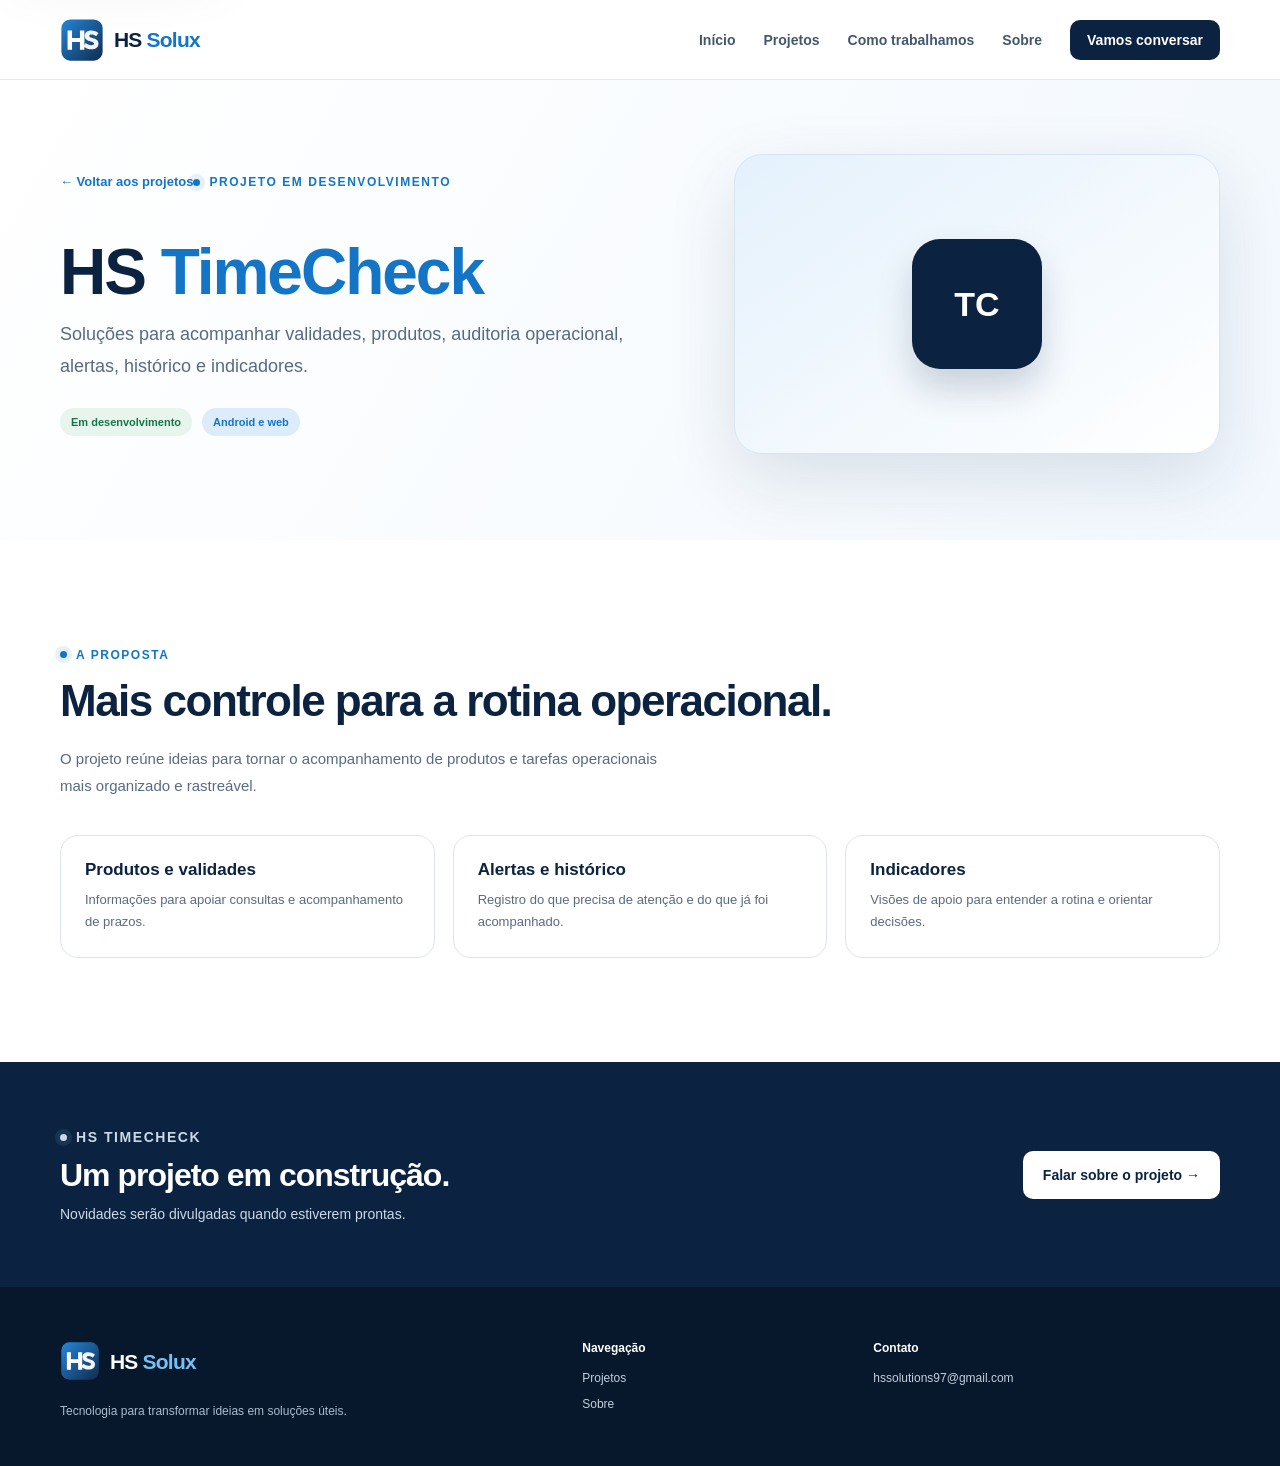
<file: aplicativos/hs-timecheck/index.html>
<!doctype html><html lang="pt-BR"><head><meta charset="utf-8"><meta name="viewport" content="width=device-width, initial-scale=1"><title>HS TimeCheck | HS Solux</title><meta name="description" content="HS TimeCheck: projeto da HS Solux para acompanhar produtos, validades e rotinas operacionais."><link rel="canonical" href="https://hssolux.com.br/aplicativos/hs-timecheck/"><link rel="icon" href="../../assets/hs-mark.svg"><link rel="stylesheet" href="../../styles.css"><link rel="stylesheet" href="../app-page.css"></head><body><a class="skip-link" href="#conteudo">Pular para o conteúdo</a><header class="site-header"><div class="container nav-wrap"><a class="brand" href="../../#inicio"><img src="../../assets/hs-mark.svg" alt="" class="brand-mark" width="44" height="44"><span class="brand-name">HS <b>Solux</b></span></a><button class="menu-toggle" type="button" aria-label="Abrir menu" aria-controls="main-navigation" aria-expanded="false"><span></span><span></span><span></span></button><nav class="nav" id="main-navigation"><a href="../../#inicio">Início</a><a href="../../#solucoes">Projetos</a><a href="../../#metodo">Como trabalhamos</a><a href="../../#sobre">Sobre</a><a class="nav-cta" href="../../#contato">Vamos conversar</a></nav></div></header><main id="conteudo"><section class="app-hero"><div class="container app-hero-grid"><div><a class="app-back" href="../../#solucoes">← Voltar aos projetos</a><p class="eyebrow"><span></span> Projeto em desenvolvimento</p><h1>HS <em>TimeCheck</em></h1><p class="app-lead">Soluções para acompanhar validades, produtos, auditoria operacional, alertas, histórico e indicadores.</p><div class="app-meta"><span class="app-badge">Em desenvolvimento</span><span class="app-platform">Android e web</span></div></div><div class="app-visual" aria-hidden="true"><div class="app-visual-mark">TC</div></div></div></section><section class="section app-section"><div class="container"><p class="eyebrow"><span></span> A proposta</p><h2>Mais controle para a rotina operacional.</h2><p class="app-section-lead">O projeto reúne ideias para tornar o acompanhamento de produtos e tarefas operacionais mais organizado e rastreável.</p><div class="app-feature-grid"><article class="app-feature"><strong>Produtos e validades</strong><p>Informações para apoiar consultas e acompanhamento de prazos.</p></article><article class="app-feature"><strong>Alertas e histórico</strong><p>Registro do que precisa de atenção e do que já foi acompanhado.</p></article><article class="app-feature"><strong>Indicadores</strong><p>Visões de apoio para entender a rotina e orientar decisões.</p></article></div></div></section><section class="app-cta"><div class="container app-cta-inner"><div><p class="eyebrow eyebrow-light"><span></span> HS TimeCheck</p><h2>Um projeto em construção.</h2><p>Novidades serão divulgadas quando estiverem prontas.</p></div><a class="button button-white" href="../../#contato">Falar sobre o projeto →</a></div></section></main><footer class="site-footer"><div class="container footer-main"><div class="footer-brand"><a class="brand brand-footer" href="../../#inicio"><img src="../../assets/hs-mark.svg" alt="" width="40" height="40"><span class="brand-name">HS <b>Solux</b></span></a><p>Tecnologia para transformar ideias em soluções úteis.</p></div><div class="footer-col"><strong>Navegação</strong><a href="../../#solucoes">Projetos</a><a href="../../#sobre">Sobre</a></div><div class="footer-col"><strong>Contato</strong><a href="mailto:hssolutions97@gmail.com">hssolutions97@gmail.com</a></div></div></footer><script src="../../script.js" defer></script></body></html>
</file>
<file: styles.css>
:root {
  --navy-950:#07182d; --navy-900:#0b2341; --navy-800:#12385f;
  --blue-600:#1475c6; --blue-500:#2587d8; --blue-100:#ddecfb; --blue-50:#f1f7fd;
  --ink:#26384f; --muted:#586b82; --line:#dbe5ef; --surface:#f6f9fc; --white:#fff;
  --radius-sm:10px; --radius-md:18px; --radius-lg:28px;
  --shadow:0 24px 70px rgba(11,35,65,.12);
}
*,*::before,*::after{box-sizing:border-box}
html{scroll-behavior:smooth;scroll-padding-top:88px}
body{margin:0;background:var(--white);color:var(--ink);font-family:"DM Sans",Arial,sans-serif;-webkit-font-smoothing:antialiased}
body.menu-open{overflow:hidden}
a{color:inherit;text-decoration:none} img{display:block;max-width:100%} button{font:inherit}
.container{width:min(1160px,calc(100% - 48px));margin-inline:auto}
.skip-link{position:fixed;left:16px;top:-100px;z-index:100;padding:12px 16px;border-radius:0 0 8px 8px;background:#fff;color:var(--navy-900);font-weight:700;box-shadow:var(--shadow)}
.skip-link:focus{top:0}
:focus-visible{outline:3px solid #43a5ed;outline-offset:4px}

.site-header{position:sticky;top:0;z-index:50;height:80px;border-bottom:1px solid rgba(219,229,239,.85);background:rgba(255,255,255,.94);backdrop-filter:blur(16px)}
.nav-wrap{height:100%;display:flex;align-items:center;justify-content:space-between;gap:24px}
.brand{display:inline-flex;align-items:center;gap:10px;flex:0 0 auto}
.brand-mark{width:44px;height:44px}
.brand-name{color:var(--navy-900);font:800 21px/1 "Manrope",Arial,sans-serif;letter-spacing:-.8px}
.brand-name b{color:var(--blue-600)}
.nav{display:flex;align-items:center;gap:28px;color:#43576f;font-size:14px;font-weight:600}
.nav>a:not(.nav-cta){position:relative}
.nav>a:not(.nav-cta)::after{content:"";position:absolute;left:0;right:100%;bottom:-7px;height:2px;background:var(--blue-600);transition:right .2s ease}
.nav>a:not(.nav-cta):hover{color:var(--navy-900)} .nav>a:not(.nav-cta):hover::after{right:0}
.nav-cta{padding:12px 17px;border-radius:var(--radius-sm);background:var(--navy-900);color:#fff;transition:transform .2s ease,background .2s ease}
.nav-cta:hover{background:var(--navy-800);transform:translateY(-2px)}
.menu-toggle{display:none;width:44px;height:44px;padding:10px;border:0;border-radius:8px;background:transparent;cursor:pointer}
.menu-toggle span{display:block;width:24px;height:2px;margin:5px 0;border-radius:2px;background:var(--navy-900);transition:transform .2s ease,opacity .2s ease}
.menu-toggle[aria-expanded="true"] span:nth-child(1){transform:translateY(7px) rotate(45deg)}
.menu-toggle[aria-expanded="true"] span:nth-child(2){opacity:0}
.menu-toggle[aria-expanded="true"] span:nth-child(3){transform:translateY(-7px) rotate(-45deg)}

.hero{position:relative;overflow:hidden;padding:98px 0 90px;background:radial-gradient(circle at 82% 28%,rgba(37,135,216,.13),transparent 28%),linear-gradient(118deg,#fff 46%,#f2f8fe 100%)}
.hero::before{content:"";position:absolute;inset:0;opacity:.32;background-image:linear-gradient(#cbdcec 1px,transparent 1px),linear-gradient(90deg,#cbdcec 1px,transparent 1px);background-size:64px 64px;mask-image:linear-gradient(90deg,transparent 45%,#000)}
.hero-grid{position:relative;display:grid;grid-template-columns:minmax(0,1.03fr) minmax(440px,.97fr);align-items:center;gap:60px}
.eyebrow{display:inline-flex;align-items:center;gap:9px;margin:0;color:var(--blue-600);font-size:12px;font-weight:700;letter-spacing:1.55px;text-transform:uppercase}
.eyebrow>span{width:7px;height:7px;border-radius:50%;background:currentColor;box-shadow:0 0 0 5px rgba(20,117,198,.1)}
.hero h1,.section h2,.contact-box h2{color:var(--navy-900);font-family:"Manrope",Arial,sans-serif;font-weight:800;letter-spacing:-2.6px}
.hero h1{max-width:650px;margin:22px 0 24px;font-size:clamp(46px,5.2vw,70px);line-height:1.04}
.hero h1 em,.section h2 em{color:var(--blue-600);font-style:normal}
.hero-lead{max-width:590px;margin:0;color:var(--muted);font-size:18px;line-height:1.75}
.hero-actions{display:flex;align-items:center;gap:24px;margin-top:34px;flex-wrap:wrap}
.button{display:inline-flex;min-height:48px;align-items:center;justify-content:center;gap:16px;padding:14px 20px;border-radius:var(--radius-sm);font-size:14px;font-weight:700;transition:transform .2s ease,background .2s ease,box-shadow .2s ease}
.button:hover{transform:translateY(-2px)}
.button-primary{background:var(--navy-900);color:#fff;box-shadow:0 12px 25px rgba(11,35,65,.18)}
.button-primary:hover{background:var(--navy-800);box-shadow:0 16px 30px rgba(11,35,65,.22)}
.text-link{color:var(--navy-900);font-size:14px;font-weight:700;border-bottom:1px solid #b3c5d7;padding-bottom:3px}
.text-link:hover{color:var(--blue-600);border-color:var(--blue-600)}
.hero-points{display:flex;gap:22px;margin:30px 0 0;padding:0;color:#435970;font-size:13px;font-weight:600;list-style:none}
.hero-points li{display:flex;align-items:center;gap:7px}.hero-points li span{color:#168451}

.hero-visual{position:relative;min-height:460px;display:grid;place-items:center}
.visual-orbit{position:absolute;border:1px solid #b7d1e8;border-radius:50%}
.orbit-a{width:490px;height:250px;transform:rotate(-20deg)}.orbit-b{width:450px;height:310px;transform:rotate(35deg)}
.product-window{position:relative;z-index:2;width:min(420px,88%);height:295px;overflow:hidden;border:1px solid #d2e2f0;border-radius:17px;background:#fff;box-shadow:0 34px 80px rgba(16,55,90,.18);transform:rotate(-3deg)}
.window-bar{height:42px;display:flex;align-items:center;gap:6px;padding:0 15px;border-bottom:1px solid #e6edf4}
.window-bar i{width:8px;height:8px;border-radius:50%;background:#cbd8e5}.window-bar small{margin-left:auto;color:#5f7185;font-size:10px}
.window-body{height:253px;display:flex}.window-nav{width:72px;padding:22px 15px;border-right:1px solid #e8eef4;background:#f6f9fc}
.window-nav b,.window-nav i{display:block;height:7px;margin-bottom:18px;border-radius:5px;background:#d7e2ec}.window-nav b{width:34px;background:var(--blue-600)}
.window-main{flex:1;padding:27px 24px}.skeleton-title{width:110px;height:11px;border-radius:8px;background:var(--navy-800)}
.skeleton-subtitle{width:160px;height:6px;margin-top:10px;border-radius:8px;background:#d9e3ed}
.metric-row{display:grid;grid-template-columns:repeat(3,1fr);gap:10px;margin-top:25px}.metric-row i{height:48px;border-radius:7px;background:var(--blue-50)}
.chart{height:92px;display:flex;align-items:end;gap:12px;padding:0 14px;margin-top:17px;border-bottom:1px solid #dde7f0}
.chart span{flex:1;border-radius:5px 5px 0 0;background:linear-gradient(#4aa0e4,#ddecfb)}
.chart span:nth-child(1){height:38%}.chart span:nth-child(2){height:58%}.chart span:nth-child(3){height:46%}.chart span:nth-child(4){height:80%}.chart span:nth-child(5){height:65%}.chart span:nth-child(6){height:91%}
.floating-pill{position:absolute;z-index:3;display:flex;align-items:center;gap:10px;padding:11px 15px;border:1px solid #d8e5f0;border-radius:12px;background:rgba(255,255,255,.96);box-shadow:0 15px 35px rgba(11,35,65,.12);color:var(--navy-900);font-size:12px;font-weight:700}
.floating-pill b{display:grid;width:28px;height:28px;place-items:center;border-radius:8px;background:var(--blue-100);color:var(--blue-600);font-size:10px}
.pill-one{top:56px;left:0}.pill-two{right:-5px;top:190px}.pill-three{left:38px;bottom:40px}

.principles{border-block:1px solid var(--line);background:#fff}.principles-row{display:grid;grid-template-columns:repeat(3,1fr)}
.principles-row p{margin:0;padding:25px 30px;border-left:1px solid var(--line)}.principles-row p:last-child{border-right:1px solid var(--line)}
.principles-row strong,.principles-row span{display:block}.principles-row strong{color:var(--navy-900);font-size:13px}.principles-row span{margin-top:4px;color:var(--muted);font-size:12px}

.section{padding:104px 0}.section-heading{display:flex;align-items:end;justify-content:space-between;gap:60px;margin-bottom:52px}
.section h2{margin:15px 0 0;font-size:clamp(34px,4vw,48px);line-height:1.14;letter-spacing:-2px}
.section-heading>p{max-width:420px;margin:0 0 5px;color:var(--muted);font-size:15px;line-height:1.75}
.solution-grid{display:grid;grid-template-columns:repeat(3,1fr);gap:20px}
.solution-card{position:relative;min-height:350px;display:flex;flex-direction:column;padding:30px;overflow:hidden;border:1px solid var(--line);border-radius:var(--radius-md);background:#fff;transition:transform .25s ease,border-color .25s ease,box-shadow .25s ease}
.solution-card:hover{transform:translateY(-6px);border-color:#accde8;box-shadow:var(--shadow)}
.solution-card.featured{background:linear-gradient(145deg,var(--navy-900),var(--navy-800));border-color:transparent}
.card-number{position:absolute;right:24px;top:21px;color:#64778a;font:700 11px "Manrope",Arial,sans-serif}.featured .card-number{color:#9fc6e8}
.card-icon{width:52px;height:52px;display:grid;place-items:center;margin-bottom:28px;border-radius:14px;background:var(--blue-100)}
.card-icon svg{width:25px;height:25px;fill:none;stroke:var(--blue-600);stroke-width:1.7;stroke-linecap:round;stroke-linejoin:round}
.featured .card-icon{background:rgba(255,255,255,.12)}.featured .card-icon svg{stroke:#8ecbfb}
.solution-card h3{margin:0 0 13px;color:var(--navy-900);font:700 21px "Manrope",Arial,sans-serif;letter-spacing:-.5px}
.solution-card p{margin:0 0 25px;color:var(--muted);font-size:14px;line-height:1.75}.featured h3{color:#fff}.featured p{color:#d3e0ec}
.card-tag{margin-top:auto;padding-top:18px;border-top:1px solid var(--line);color:#415a72;font-size:11px;font-weight:700;letter-spacing:.5px;text-transform:uppercase}
.featured .card-tag{border-color:rgba(255,255,255,.14);color:#9ec9ed}
.transparency-note{display:flex;align-items:baseline;gap:9px;margin:25px 0 0;color:var(--muted);font-size:13px;line-height:1.6}.transparency-note span{color:#1d995e;font-size:9px}
.projects-section{background:var(--surface)}
.project-grid{display:grid;grid-template-columns:repeat(3,1fr);gap:18px}
.project-card{min-height:245px;display:flex;flex-direction:column;padding:24px;border:1px solid var(--line);border-radius:var(--radius-md);background:#fff;transition:transform .25s ease,border-color .25s ease,box-shadow .25s ease}
.project-card:hover{transform:translateY(-5px);border-color:#accde8;box-shadow:var(--shadow)}
.project-primary{border-color:#a9cdea;background:linear-gradient(145deg,#f4f9fe,#fff)}
.project-primary .project-icon{background:var(--navy-900);color:#fff}
.project-top{display:flex;align-items:center;justify-content:space-between;gap:12px}
.project-icon{display:grid;width:42px;height:42px;place-items:center;border-radius:12px;background:var(--blue-100);color:var(--blue-600);font:800 12px "Manrope",Arial,sans-serif;letter-spacing:-.4px}
.project-status{padding:6px 8px;border-radius:20px;font-size:10px;font-weight:700;line-height:1.2;text-align:right}
.status-progress{background:#e7f5ed;color:#167648}.status-planning{background:#fff3db;color:#8a5a12}
.project-card h3{margin:20px 0 9px;color:var(--navy-900);font:700 19px "Manrope",Arial,sans-serif;letter-spacing:-.4px}
.project-card p{margin:0;color:var(--muted);font-size:13px;line-height:1.7}
.project-type{margin-top:auto;padding-top:17px;border-top:1px solid var(--line);color:#60778e;font-size:10px;font-weight:700;letter-spacing:.8px;text-transform:uppercase}
.project-link{display:inline-flex;align-items:center;justify-content:space-between;gap:12px;margin-top:16px;color:var(--blue-600);font-size:12px;font-weight:700}
.project-link:hover{color:var(--navy-900)}

.process-section{position:relative;overflow:hidden;background:var(--navy-900);color:#fff}
.process-section::after{content:"";position:absolute;width:550px;height:550px;right:-250px;bottom:-320px;border:1px solid rgba(142,203,251,.18);border-radius:50%;box-shadow:0 0 0 80px rgba(142,203,251,.025),0 0 0 160px rgba(142,203,251,.02)}
.process-grid{position:relative;z-index:1;display:grid;grid-template-columns:.9fr 1.1fr;gap:100px;align-items:center}
.eyebrow-light{color:#8ecbfb}.eyebrow-light>span{box-shadow:0 0 0 5px rgba(142,203,251,.1)}
.process-copy h2{max-width:520px;margin:17px 0 22px;color:#fff}.process-copy>p:not(.eyebrow){max-width:500px;margin:0;color:#cbd9e6;font-size:15px;line-height:1.8}
.button-light{margin-top:31px;background:#fff;color:var(--navy-900)}.button-light:hover{background:var(--blue-50)}
.process-list{margin:0;padding:0;list-style:none}.process-list li{display:grid;grid-template-columns:48px 1fr;gap:22px;padding:24px 0;border-bottom:1px solid rgba(255,255,255,.13)}
.process-list li:first-child{padding-top:0}.process-list li:last-child{padding-bottom:0;border:0}
.process-list>li>b{display:grid;width:40px;height:40px;place-items:center;border:1px solid rgba(142,203,251,.35);border-radius:12px;color:#8ecbfb;font:700 11px "Manrope",Arial,sans-serif}
.process-list h3{margin:0 0 7px;color:#fff;font:700 18px "Manrope",Arial,sans-serif}.process-list p{margin:0;color:#b9c9d8;font-size:13px;line-height:1.65}

.about-section{background:var(--surface)}.about-grid{display:grid;grid-template-columns:.8fr 1.2fr;gap:95px;align-items:center}
.about-visual{position:relative;min-height:390px;display:grid;place-items:center;overflow:hidden;border:1px solid #dce8f2;border-radius:var(--radius-lg);background:linear-gradient(145deg,#e5f1fb,#fff)}
.about-visual::before{content:"";position:absolute;inset:20px;border:1px solid rgba(20,117,198,.12);border-radius:22px}
.about-visual img{position:relative;z-index:2;width:150px;filter:drop-shadow(0 18px 24px rgba(11,35,65,.16))}
.about-ring{position:absolute;width:300px;height:300px;border:1px solid #bcd6ea;border-radius:50%;box-shadow:0 0 0 55px rgba(20,117,198,.035)}
.about-visual>span{position:absolute;bottom:28px;color:#5c7790;font-size:10px;font-weight:700;letter-spacing:2px}
.about-copy h2{margin:16px 0 23px}.about-copy>p:not(.eyebrow){margin:0 0 14px;color:var(--muted);font-size:15px;line-height:1.8}
.values{display:grid;grid-template-columns:repeat(3,1fr);gap:10px;margin-top:29px}.values>div{padding:16px;border:1px solid var(--line);border-radius:12px;background:#fff}
.values>div>b{display:block;margin-bottom:10px;color:var(--blue-600);font:700 10px "Manrope",Arial,sans-serif}.values strong,.values small{display:block}
.values strong{color:var(--navy-900);font-size:13px}.values small{margin-top:5px;color:var(--muted);font-size:11px;line-height:1.45}

.contact-section{padding:80px 0;background:linear-gradient(120deg,#0d2a4c,#123e69)}.contact-box{display:flex;align-items:center;justify-content:space-between;gap:60px}
.contact-box h2{max-width:700px;margin:15px 0 13px;color:#fff;font-size:clamp(31px,4vw,44px);line-height:1.14;letter-spacing:-1.8px}
.contact-box p:not(.eyebrow){margin:0;color:#cfdeea;font-size:14px;line-height:1.7}
.button-white{flex:0 0 auto;min-width:180px;background:#fff;color:var(--navy-900)}.button-white:hover{background:var(--blue-50)}

.site-footer{background:var(--navy-950);color:#b7c7d8}.footer-main{display:grid;grid-template-columns:1.6fr .8fr 1.2fr;gap:60px;padding:54px 0 44px}
.brand-footer .brand-name{color:#fff}.brand-footer .brand-name b{color:#78bff3}.footer-brand p{max-width:330px;margin:17px 0 0;color:#a9bbcc;font-size:12px;line-height:1.65}
.footer-col{display:flex;flex-direction:column;align-items:flex-start;gap:12px;font-size:12px}.footer-col strong{margin-bottom:4px;color:#fff}.footer-col a{color:#c1cfdd}.footer-col a:hover{color:#fff}
.footer-bottom{display:flex;justify-content:space-between;gap:20px;padding:19px 0;border-top:1px solid #273e58;color:#9fb1c3;font-size:11px}

@media(max-width:1000px){
  .nav{gap:18px}.nav>a:nth-child(3){display:none}.hero-grid{grid-template-columns:1fr 420px;gap:25px}.hero h1{font-size:54px}
  .hero-visual{transform:scale(.9);transform-origin:center}.process-grid{gap:60px}.about-grid{gap:55px}
  .values{grid-template-columns:1fr}.values>div{display:flex;align-items:center;gap:13px}.values>div>b{margin:0}
}
@media(max-width:760px){
  html{scroll-padding-top:72px}.container{width:min(100% - 36px,620px)}.site-header{height:70px}.brand-mark{width:39px;height:39px}.menu-toggle{display:block}
  .nav{position:absolute;top:69px;left:0;right:0;display:none;max-height:calc(100vh - 69px);overflow:auto;align-items:stretch;gap:0;padding:12px 18px 22px;border-bottom:1px solid var(--line);background:#fff;box-shadow:0 20px 35px rgba(11,35,65,.12)}
  .nav.open{display:flex;flex-direction:column}.nav>a,.nav>a:nth-child(3){display:block;padding:14px 10px}.nav>a:not(.nav-cta)::after{display:none}.nav-cta{margin-top:8px;text-align:center}
  .hero{padding:64px 0 48px}.hero::before{opacity:.2;mask-image:linear-gradient(transparent,#000)}.hero-grid{grid-template-columns:1fr;gap:30px}
  .hero h1{font-size:clamp(42px,13vw,58px);letter-spacing:-2.2px}.hero-lead{font-size:16px}.hero-points{gap:14px;flex-wrap:wrap}
  .hero-visual{min-height:340px;transform:none}.visual-orbit{display:none}.product-window{width:min(390px,94%);height:260px}.window-body{height:218px}.window-main{padding:22px 18px}
  .pill-one{top:10px;left:0}.pill-two{top:auto;right:0;bottom:17px}.pill-three{display:none}
  .principles-row{grid-template-columns:1fr;padding:12px 0}.principles-row p,.principles-row p:last-child{padding:14px 2px;border:0;border-bottom:1px solid var(--line)}.principles-row p:last-child{border-bottom:0}
  .section{padding:76px 0}.section-heading{display:block;margin-bottom:35px}.section-heading>p{margin-top:20px}.section h2{font-size:36px;letter-spacing:-1.5px}
  .solution-grid,.project-grid{grid-template-columns:1fr}.solution-card{min-height:305px}.project-card{min-height:225px}.transparency-note{align-items:flex-start}
  .process-grid{grid-template-columns:1fr;gap:55px}.process-list li{grid-template-columns:42px 1fr;gap:16px}
  .about-grid{grid-template-columns:1fr;gap:45px}.about-visual{min-height:270px}.about-visual img{width:115px}.about-ring{width:220px;height:220px}.values{grid-template-columns:1fr}
  .contact-box{display:block}.contact-box .button{width:100%;margin-top:28px}
  .footer-main{grid-template-columns:1fr 1fr;gap:35px 24px}.footer-brand{grid-column:1/-1}.footer-bottom{flex-direction:column}
}
@media(max-width:390px){
  .container{width:calc(100% - 28px)}.hero h1{font-size:40px}.hero-actions{align-items:flex-start;flex-direction:column;gap:18px}
  .hero-points{display:grid;grid-template-columns:1fr 1fr}.hero-visual{min-height:310px;margin-inline:-8px}.product-window{width:100%}
  .floating-pill{padding:9px 11px}.pill-one{left:-4px}.pill-two{right:-4px}.section h2{font-size:32px}
}
@media(prefers-reduced-motion:reduce){
  html{scroll-behavior:auto}*,*::before,*::after{scroll-behavior:auto!important;animation-duration:.01ms!important;animation-iteration-count:1!important;transition-duration:.01ms!important}
}
</file>
<file: aplicativos/app-page.css>
.app-hero{padding:74px 0 86px;background:linear-gradient(120deg,#fff,#f2f8fe)}
.app-back{display:inline-flex;gap:8px;margin-bottom:32px;color:var(--blue-600);font-size:13px;font-weight:700}
.app-hero-grid{display:grid;grid-template-columns:1.1fr .9fr;gap:80px;align-items:center}
.app-hero h1{margin:18px 0 12px;color:var(--navy-900);font:800 clamp(42px,5vw,64px)/1.05 "Manrope",Arial,sans-serif;letter-spacing:-2px}
.app-hero h1 em{color:var(--blue-600);font-style:normal}
.app-lead{max-width:650px;margin:0;color:var(--muted);font-size:18px;line-height:1.8}
.app-meta{display:flex;flex-wrap:wrap;gap:10px;margin-top:26px}
.app-badge{display:inline-flex;padding:8px 11px;border-radius:999px;background:#e7f5ed;color:#167648;font-size:11px;font-weight:700}
.app-platform{display:inline-flex;padding:8px 11px;border-radius:999px;background:var(--blue-100);color:var(--blue-600);font-size:11px;font-weight:700}
.app-visual{min-height:300px;display:grid;place-items:center;border:1px solid #d7e5f1;border-radius:var(--radius-lg);background:linear-gradient(145deg,#e4f1fc,#fff);box-shadow:var(--shadow)}
.app-visual-mark{display:grid;width:130px;height:130px;place-items:center;border-radius:28px;background:var(--navy-900);color:#fff;font:800 34px "Manrope",Arial,sans-serif;box-shadow:0 20px 35px rgba(11,35,65,.18)}
.app-section{background:#fff}
.app-section h2{margin:14px 0 18px;color:var(--navy-900);font:800 clamp(30px,4vw,44px)/1.15 "Manrope",Arial,sans-serif;letter-spacing:-1.5px}
.app-section-lead{max-width:600px;color:var(--muted);font-size:15px;line-height:1.8}
.app-feature-grid{display:grid;grid-template-columns:repeat(3,1fr);gap:18px;margin-top:36px}
.app-feature{padding:24px;border:1px solid var(--line);border-radius:var(--radius-md);background:#fff}
.app-feature strong{display:block;margin-bottom:9px;color:var(--navy-900);font:700 17px "Manrope",Arial,sans-serif}
.app-feature p{margin:0;color:var(--muted);font-size:13px;line-height:1.7}
.app-note{margin:30px 0 0;color:var(--muted);font-size:13px;line-height:1.7}
.app-cta{padding:65px 0;background:var(--navy-900);color:#fff}
.app-cta-inner{display:flex;align-items:center;justify-content:space-between;gap:40px}
.app-cta h2{margin:12px 0;color:#fff;font:800 32px "Manrope",Arial,sans-serif;letter-spacing:-1px}
.app-cta p{margin:0;color:#cbd9e6;font-size:14px}
@media(max-width:760px){.app-hero{padding:42px 0 58px}.app-hero-grid{grid-template-columns:1fr;gap:40px}.app-lead{font-size:16px}.app-feature-grid{grid-template-columns:1fr}.app-cta-inner{display:block}.app-cta .button{width:100%;margin-top:25px}}
</file>
